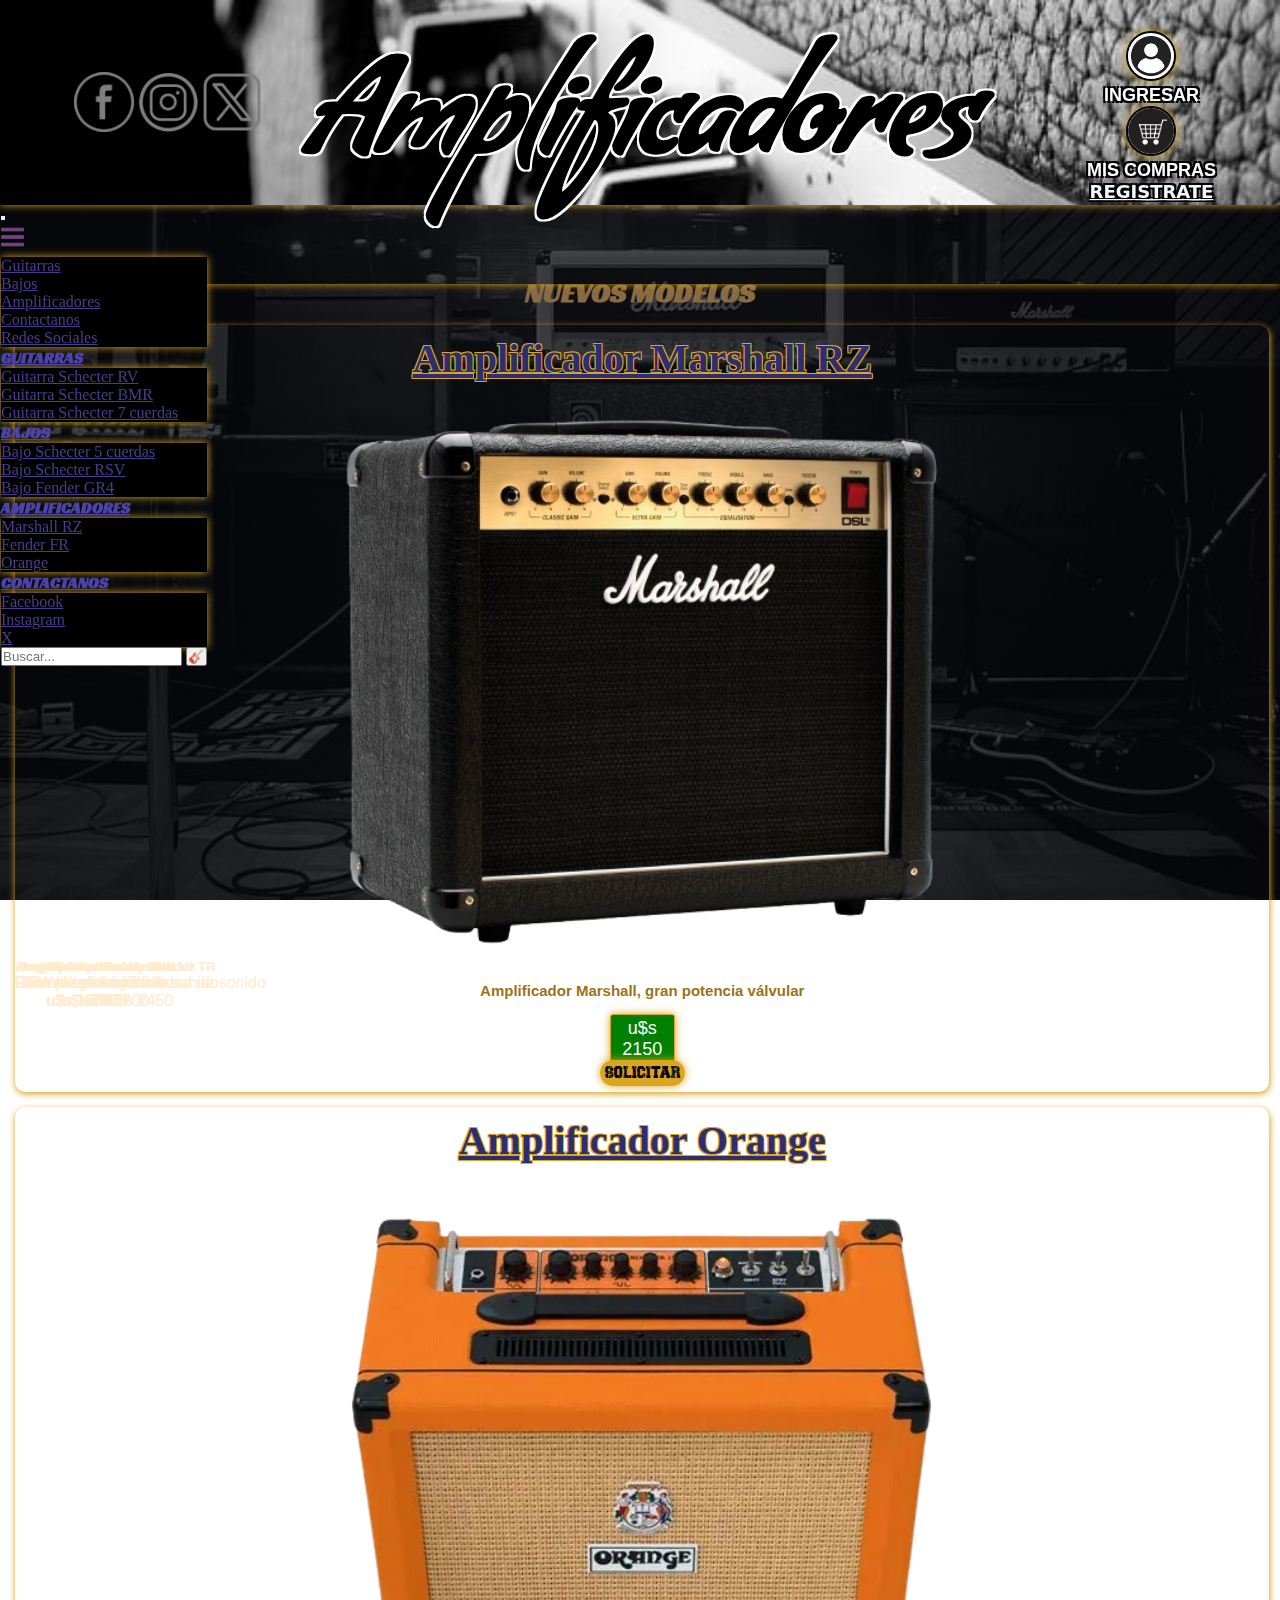
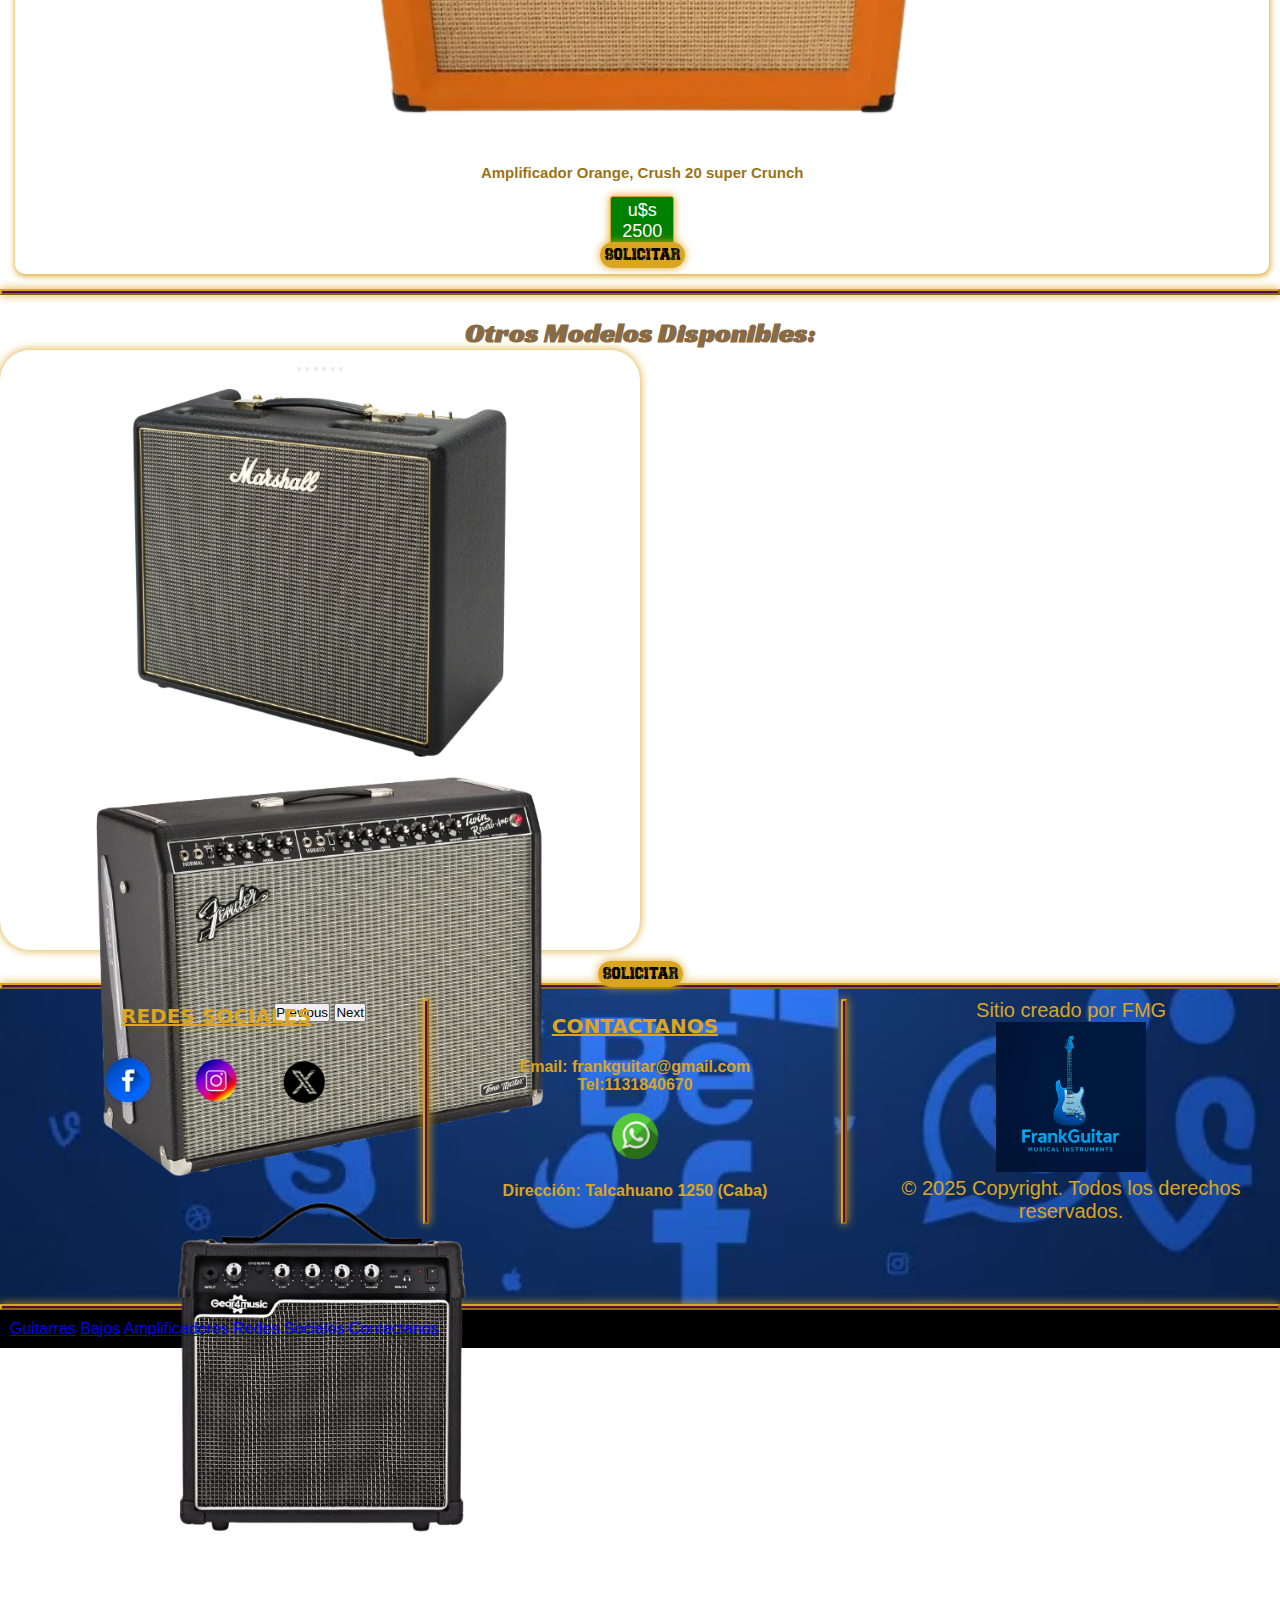
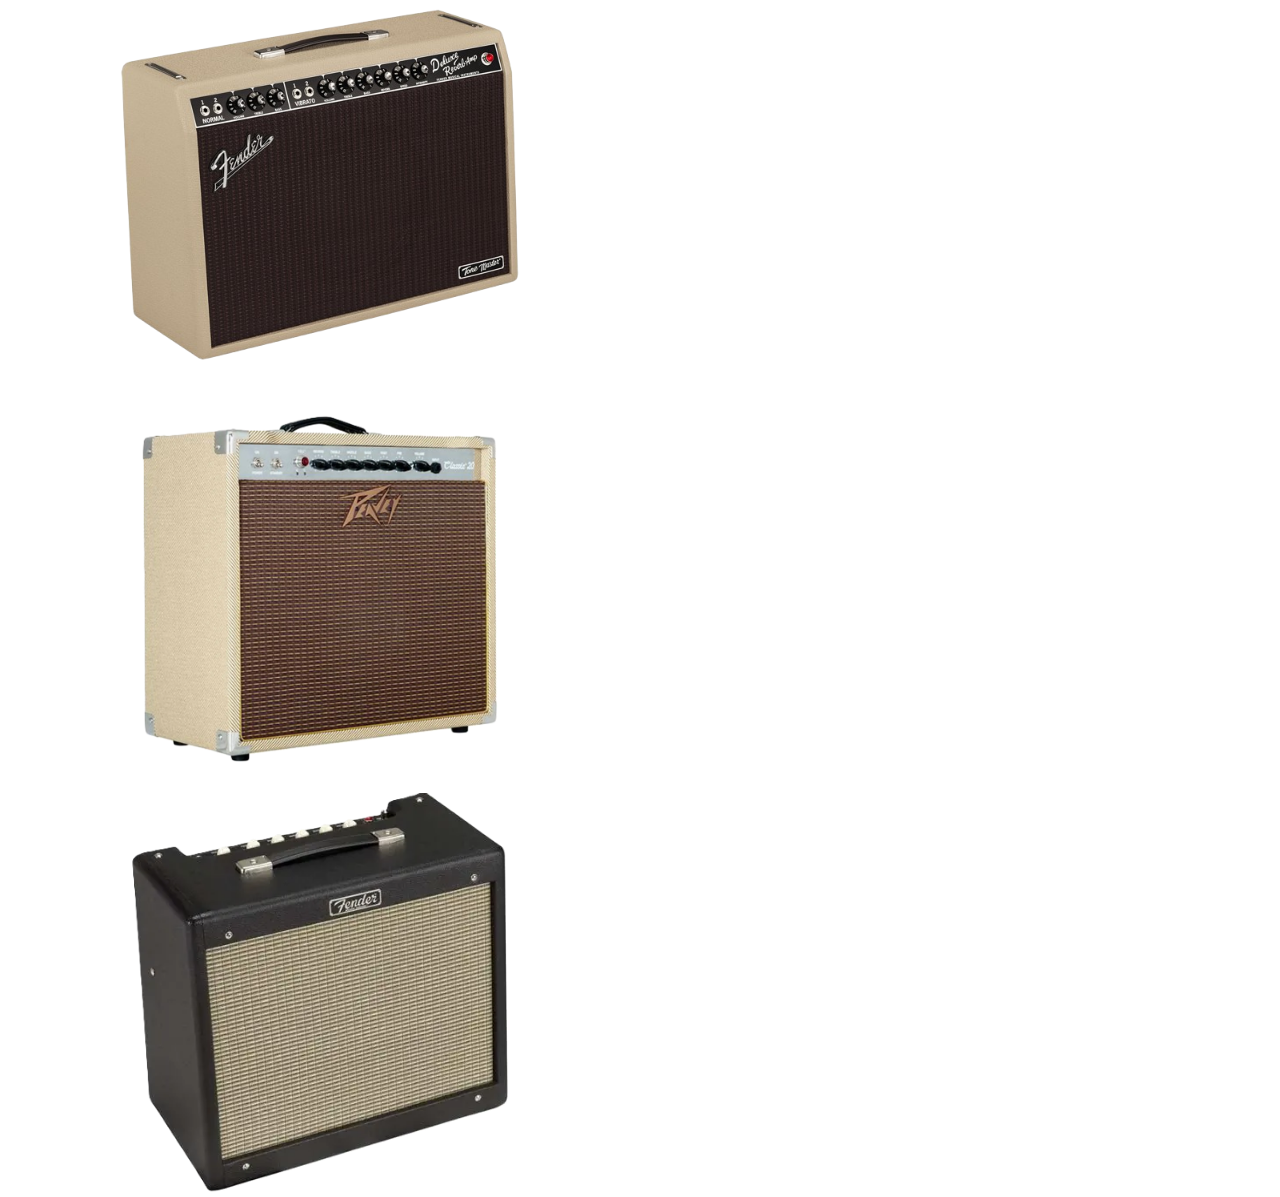
<file: páginas/amplificadores.html>
<!DOCTYPE html>
<html lang="en">
<head>
    <meta charset="UTF-8">
    <meta name="viewport" content="width=device-width, initial-scale=1.0">
    <title>AMPLIFICADORES</title>

    <link href="https://cdn.jsdelivr.net/npm/bootstrap@5.3.8/dist/css/bootstrap.min.css" rel="stylesheet"
    integrity="sha384-sRIl4kxILFvY47J16cr9ZwB07vP4J8+LH7qKQnuqkuIAvNWLzeN8tE5YBujZqJLB" crossorigin="anonymous">
    <link rel="stylesheet" href="../Css/style.css">
</head>
<body>
        <!-- CUERPO DE LA PÁGINA AMPLIFICADORES -->
  <header>
        <div class="contenedor-header">
            <!-- TITULO DE LA PÁGINA -->
            <div class="titulo-empresa-amplificadores">

                <div>
                    <h1 class="nombre-productos-amplificadores">Amplificadores</h1>
                </div>

                <div class="enlaces-redes-logo">
                    <a href="https://www.facebook.com/" target="_blank"><img src="../imagenes/image.png"
                            alt="Logo de Facebook"></a>
                    <a href="https://www.instagram.com/" target="_blank"><img src="../imagenes/image (1).png"
                            alt="Logo de Instagram"></a>
                    <a href="https://x.com/x_corp" target="_blank"><img src="../imagenes/image (2).png" alt="Logo de X"
                            style="color: white;"></a>
                </div>

                 <div class="contenedor-ingreso-compras">
                    <div class="caja-compras">
                        <a href="../páginas/formularioperfil.html" target="_blank"><img src="../imagenes/perfillogo2.jpg "alt="logo perfil" style="border: 2px solid black;"></a>
                        <p class="p-0 m-0 fw-blod">INGRESAR</p>
                        <a href="../páginas/formulariocompras.html" target="_blank"><img src="../imagenes/png-transparent-black-background-shopping-cart-icon.png" alt="carrito vacio" style="border: 2px solid black;"></a>
                        <p class="p-0 m-0 fw-blod">MIS COMPRAS</p>
                        <a href="../páginas/formularioregistroperfil.html" target="_blank"><h3 class="p-1 m-0 fw-blod fs-6">REGISTRATE</h3></a>
                    </div>
                </div>

            </div>


                <!-- Barra principal -->

            <nav class="navbar navbar-expand-lg navbar-dark bg-black barra-principal">
                <div class="container-fluid">
   
                    <button class="navbar-toggler me-2" type="button" data-bs-toggle="collapse"
                        data-bs-target="#navbarPrincipal" aria-controls="navbarPrincipal" aria-expanded="false"
                        aria-label="Toggle navigation">
                        <span class="navbar-toggler-icon"></span>
                    </button>

                

                    <!-- MENÚ -->
                    <div class="collapse navbar-collapse" id="navbarPrincipal">

                        <ul class="navbar-nav me-auto mb-2 mb-lg-0">

                           
                            <li class="nav-item dropdown">
                                <a class="nav-link navbar-brand" href="../index.html">
                                <img src="../imagenes/iniciobarras.png" height="40" alt="Inicio">
                                </a>

                                <ul class="dropdown-menu">
                                    <li><a class="dropdown-item" href="../páginas/guitarras.html">Guitarras</a></li>
                                    <li><a class="dropdown-item" href="../páginas/bajos.html">Bajos</a></li>
                                    <li><a class="dropdown-item" href="../páginas/amplificadores.html">Amplificadores</a>
                                    </li>
                                    <li><a class="dropdown-item" href="../páginas/contactos.html">Contactanos</a></li>
                                    <li><a class="dropdown-item" href="../páginas/redes-sociales.html">Redes Sociales</a>
                                    </li>
                                </ul>
                            </li>

                            <!-- GUITARRAS -->
                            <li class="nav-item dropdown">
                                <a class="nav-link" href="../páginas/guitarras.html">
                                    GUITARRAS
                                </a>
                                <ul class="dropdown-menu">
                                    <li><a class="dropdown-item" href="#">Guitarra Schecter RV</a></li>
                                    <li><a class="dropdown-item" href="#">Guitarra Schecter BMR</a></li>
                                    <li><a class="dropdown-item" href="#">Guitarra Schecter 7 cuerdas</a></li>
                                </ul>
                            </li>

                            <!-- BAJOS -->
                            <li class="nav-item dropdown">
                                <a class="nav-link" href="../páginas/bajos.html">
                                    BAJOS
                                </a>
                                <ul class="dropdown-menu">
                                    <li><a class="dropdown-item" href="#">Bajo Schecter 5 cuerdas</a></li>
                                    <li><a class="dropdown-item" href="#">Bajo Schecter RSV</a></li>
                                    <li><a class="dropdown-item" href="#">Bajo Fender GR4</a></li>
                                </ul>
                            </li>

                            <!-- AMPLIFICADORES -->
                            <li class="nav-item dropdown">
                                <a class="nav-link" href="../páginas/amplificadores.html">
                                    AMPLIFICADORES
                                </a>
                                <ul class="dropdown-menu">
                                    <li><a class="dropdown-item" href="#">Marshall RZ</a></li>
                                    <li><a class="dropdown-item" href="#">Fender FR</a></li>
                                    <li><a class="dropdown-item" href="#">Orange</a></li>
                                </ul>
                            </li>

                            <!-- CONTACTOS -->
                            <li class="nav-item dropdown">
                                <a class="nav-link" href="../páginas/contactos.html">
                                    CONTACTANOS
                                </a>
                                <ul class="dropdown-menu">
                                    <li><a class="dropdown-item" href="https://www.facebook.com/"
                                            target="_blank">Facebook</a></li>
                                    <li><a class="dropdown-item" href="https://www.instagram.com/"
                                            target="_blank">Instagram</a></li>
                                    <li><a class="dropdown-item" href="https://x.com/x_corp" target="_blank">X</a></li>
                                </ul>
                            </li>

                        </ul>

                        <!-- BUSCADOR -->
                        <form class="d-flex" role="search">
                            <input class="form-control me-2" type="search" placeholder="Buscar...">
                            <button class="btn btn-outline-success" type="submit">🎸</button>
                        </form>

                    </div>
                </div>
            </nav>

        </div>
</header>
    

<!-- SEGFUNDA PARTE DEL CUERPO -->
<main>
    <div class="ampli-fondo">

            <div>
                <h3 class="titulos-promo">NUEVOS MODELOS</h3>
            </div>
    

            <section class="contenedor-productos-guitarras">

                    <div class="card caja-producto-amplificador">
                        <h4 class="card-title subtitulos-promo">Amplificador Marshall RZ</h4>
                        <img class="imagen-guitarra card-img-top" src="../imagenes/ampli2.png"
                            alt="imagen de amplificador Marshall rz">

                        <div class="card-body">
                            <h5 class="card-text fs-3">Amplificador Marshall, gran potencia válvular </h5>
                            <p class="card-text precio">u$s 2150</p>
                            <a href="./formulariocompras.html" target="_blank" class="btn btn-primary">Solicitar</a>
                        </div>
                    </div>

                    <div class="card caja-producto-amplificador">
                        <h4 class="card-title subtitulos-promo">Amplificador Orange</h4>
                        <img class="imagen-guitarra card-img-top" src="../imagenes/ampli6.png"
                            alt="imagen de amplificador orange">

                        <div class="card-body">
                            <h5 class="card-text fs-3">Amplificador Orange, Crush 20 super Crunch</h5>
                            <p class="card-text precio">u$s 2500</p>
                            <a href="./formulariocompras.html" target="_blank" class="btn btn-primary">Solicitar</a>
                        </div>
                    </div>
                    
            </section>

            <div class="hr-linea"></div>
            <!-- Carrusel de imagenes -->
            <section class="bg-transparent">
                <h3 class="titulos-promo">Otros Modelos Disponibles:</h3>

                <div id="carouselExampleFade" class="carousel slide carousel-fade carrusel">
                    <div class="carousel-indicators">
                        <button type="button" data-bs-target="#carouselExampleCaptions" data-bs-slide-to="0"
                            class="active" aria-current="true" aria-label="Slide 1"></button>
                        <button type="button" data-bs-target="#carouselExampleCaptions" data-bs-slide-to="1"
                            aria-label="Slide 2"></button>
                        <button type="button" data-bs-target="#carouselExampleCaptions" data-bs-slide-to="2"
                            aria-label="Slide 3"></button>
                        <button type="button" data-bs-target="#carouselExampleCaptions" data-bs-slide-to="3"
                            aria-label="Slide 4"></button>
                        <button type="button" data-bs-target="#carouselExampleCaptions" data-bs-slide-to="4"
                            aria-label="Slide 5"></button>
                        <button type="button" data-bs-target="#carouselExampleCaptions" data-bs-slide-to="5"
                            aria-label="Slide 6"></button>
                    </div>


                    <div class="carousel-inner p-5 caja-carrusel">
                        <div class="carousel-item active">
                            <img src="../imagenes/ampli5.png" alt="imagen ampli5">
                            <div class="carousel-caption d-none d-md-block">
                                <h5>Amplificador Marshall Uk</h5>
                                <p>Potencia y calidad de sonido</p>
                                <p>u$s 2600</p>
                            </div>
                        </div>
                        <div class="carousel-item">
                            <img src="../imagenes/ampli3.png" alt="imagen ampli3">
                            <div class="carousel-caption d-none d-md-block">
                                <h5>Amplificador Fender TR</h5>
                                <p>Gran potencia y fidelidad de sonido</p>
                                <p>u$s 2450</p>
                            </div>
                        </div>
                        <div class="carousel-item">
                            <img src="../imagenes/ampli1.png" alt="imagen ampli3">
                            <div class="carousel-caption d-none d-md-block">
                                <h5>Amplificador Gear4 </h5>
                                <p>Gran ecualización</p>
                                <p>u$s 1900</p>
                            </div>
                        </div>
                        <div class="carousel-item">
                            <img src="../imagenes/ampli8.png" alt="imagen ampli8">
                            <div class="carousel-caption d-none d-md-block">
                                <h5>Amplificador Fender Fd</h5>
                                <p>Gran potencia válvular</p>
                                <p>u$s 2420</p>
                            </div>
                        </div>
                        <div class="carousel-item">
                            <img src="../imagenes/ampli10.png" alt="imagen ampli10">
                            <div class="carousel-caption d-none d-md-block">
                                <h5>Amplificador Peavey</h5>
                                <p>40W de potencia</p>
                                <p>u$s 1850</p>
                            </div>
                        </div>
                        <div class="carousel-item">
                            <img src="../imagenes/ampli13.png" alt="imagen ampli13">
                            <div class="carousel-caption d-none d-md-block">
                                <h5>Amplificador Fender 30W</h5>
                                <p>Fidelidad de sonido</p>
                                <p>u$s 2030</p>
                            </div>
                        </div>


                    </div>
                    <button class="carousel-control-prev" type="button" data-bs-target="#carouselExampleFade"
                        data-bs-slide="prev">
                        <span class="carousel-control-prev-icon" aria-hidden="true"></span>
                        <span class="visually-hidden">Previous</span>
                    </button>
                    <button class="carousel-control-next" type="button" data-bs-target="#carouselExampleFade"
                        data-bs-slide="next">
                        <span class="carousel-control-next-icon" aria-hidden="true"></span>
                        <span class="visually-hidden">Next</span>
                    </button>
                </div>
                <a class="boton-compra" href="./formulariocompras.html" target="_blank" class="btn btn-primary">Solicitar</a>
            </section>

            
        </div>

</main>


    <div class="hr-linea"></div>

       <!-- TERCERA PARTE DEL CUERPO / FOOTER -->
       <footer>
        <div class="contenedor-footer">

            <div class="caja-redes">

                <h3><a class="titulos-redes" href="redes-sociales.html">REDES SOCIALES</a></h3>

                <ul>

                    <a href="https://www.facebook.com/" target="_blank"><img class="imagen-redes"
                            src="../imagenes/facebook_108044 (1).png" alt="Logo de Facebook"></a>
                    <a href="https://www.instagram.com/" target="_blank"><img class="imagen-redes"
                            src="../imagenes/instagram_108043.png" alt="Logo de Instagram"></a>
                    <a href="https://x.com/x_corp" target="_blank"><img class="imagen-redes"
                            src="../imagenes/xlogo-removebg-preview.png" alt="Logo de X"></a>
                </ul>

            </div>
            <div class="hr-linea"></div>
            <div class="caja-redes">
                <div>
                    <h3 class="titulos-redes">CONTACTANOS</h3>
                    <ul>
                        <li>Email: frankguitar@gmail.com</li>
                        <li>Tel:1131840670</li><img src="../imagenes/whatsapp_logo_icon_154480.png" alt="logo whatsapp">
                        <li>Dirección: Talcahuano 1250 (Caba)</li>
                    </ul>

                </div>

            </div>

            <div class="hr-linea"></div>

            <div class="caja-redes-logo">
                <ul>
                    <p>Sitio creado por FMG</p>    
                    <img src="../imagenes/logo.png" alt="imagen del logo">
                    <p>© 2025 Copyright. Todos los derechos reservados.</p>
                </ul>

            </div>
        </div>
    </footer>

<div class="hr-linea"></div>

            <Nav class="fila-final">
                <a href="../páginas/guitarras.html">Guitarras</a></li>
                <a href="../páginas/bajos.html">Bajos</a></li>
                <a href="../páginas/amplificadores.html">Amplificadores</a></li>
                <a href="../páginas/redes-sociales.html">Redes Sociales</a></li>
                <a href="../páginas/contactos.html">Contactanos</a></li>
            </Nav> 
    <script src="https://cdn.jsdelivr.net/npm/bootstrap@5.3.8/dist/js/bootstrap.bundle.min.js"
        integrity="sha384-FKyoEForCGlyvwx9Hj09JcYn3nv7wiPVlz7YYwJrWVcXK/BmnVDxM+D2scQbITxI"
        crossorigin="anonymous"></script>
    <script>
        let lastScroll = 0;
        const header = document.querySelector("header");

        window.addEventListener("scroll", () => {
            const currentScroll = window.pageYOffset;

            if (currentScroll > lastScroll) {
                // Bajando → ocultar
                header.classList.add("header-hidden");
            } else {
                // Subiendo → mostrar
                header.classList.remove("header-hidden");
            }

            lastScroll = currentScroll;
        });
    </script>
</body>
</html>
</file>
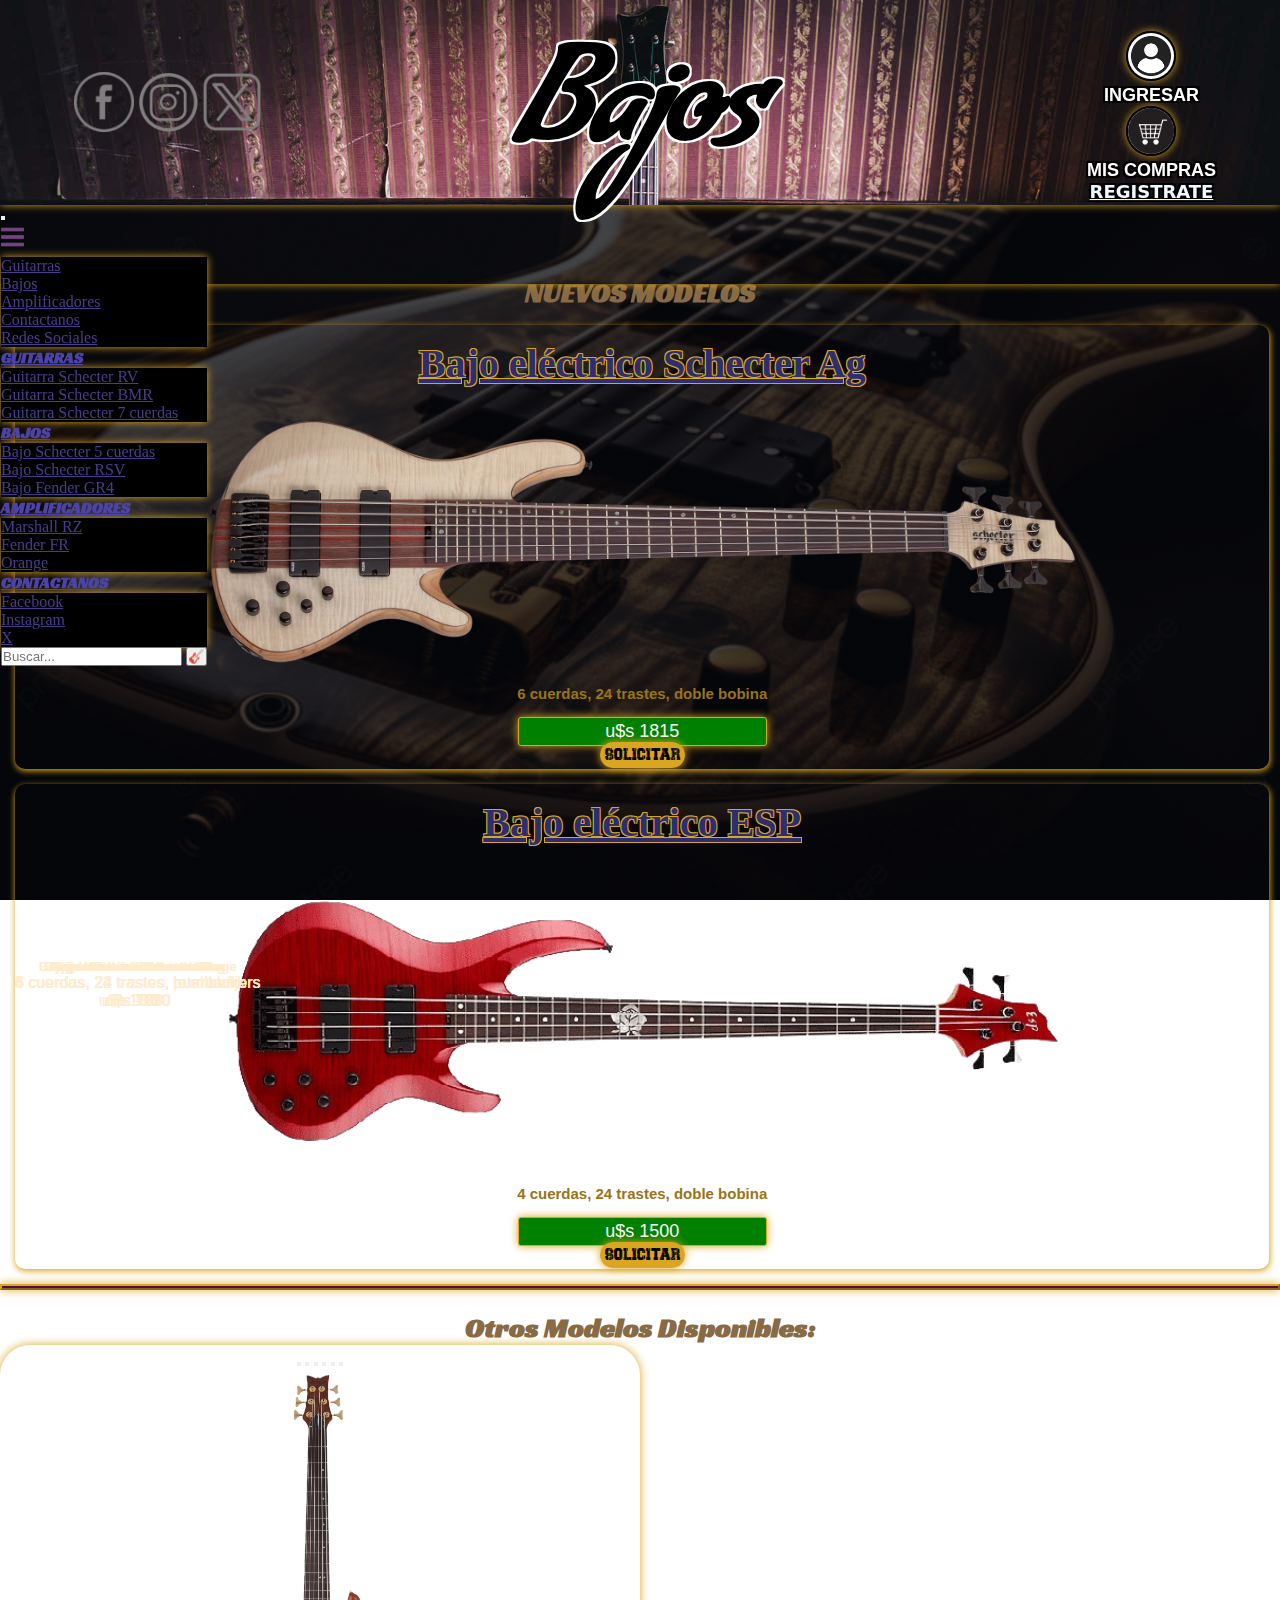
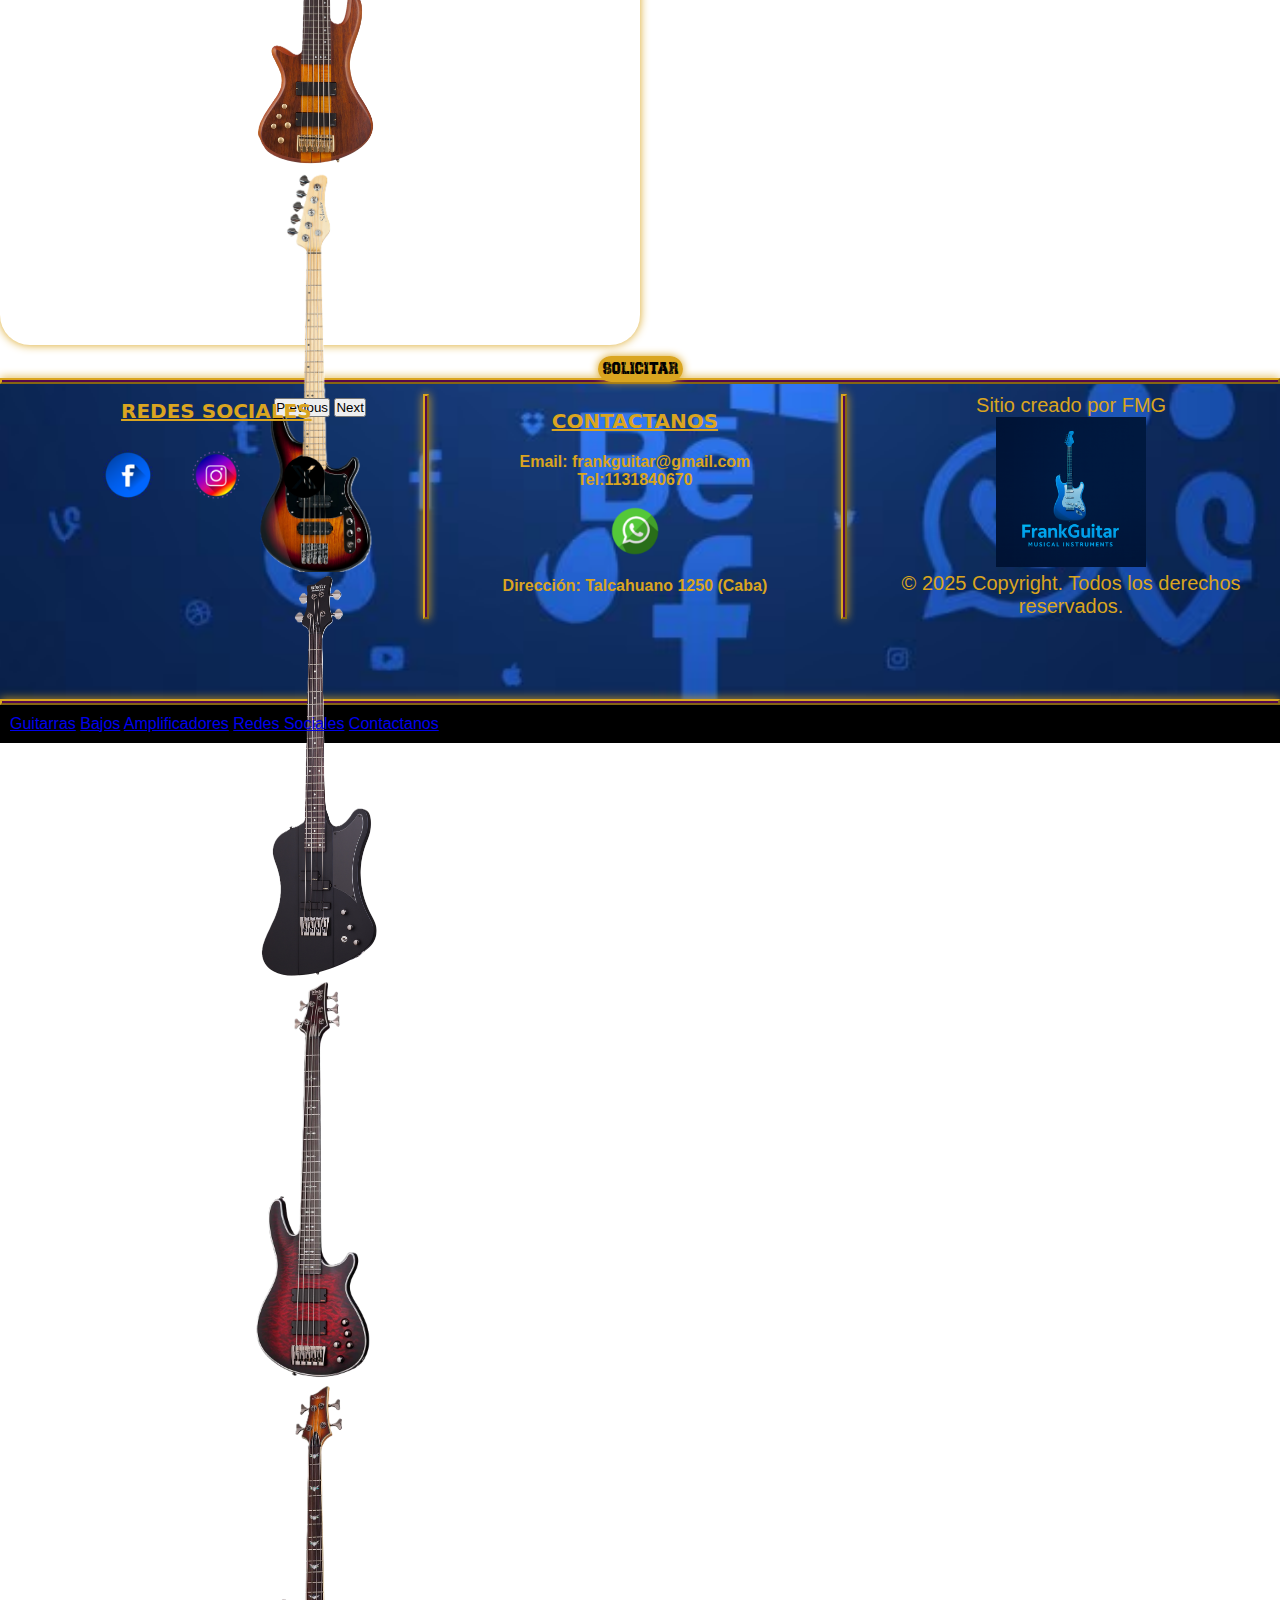
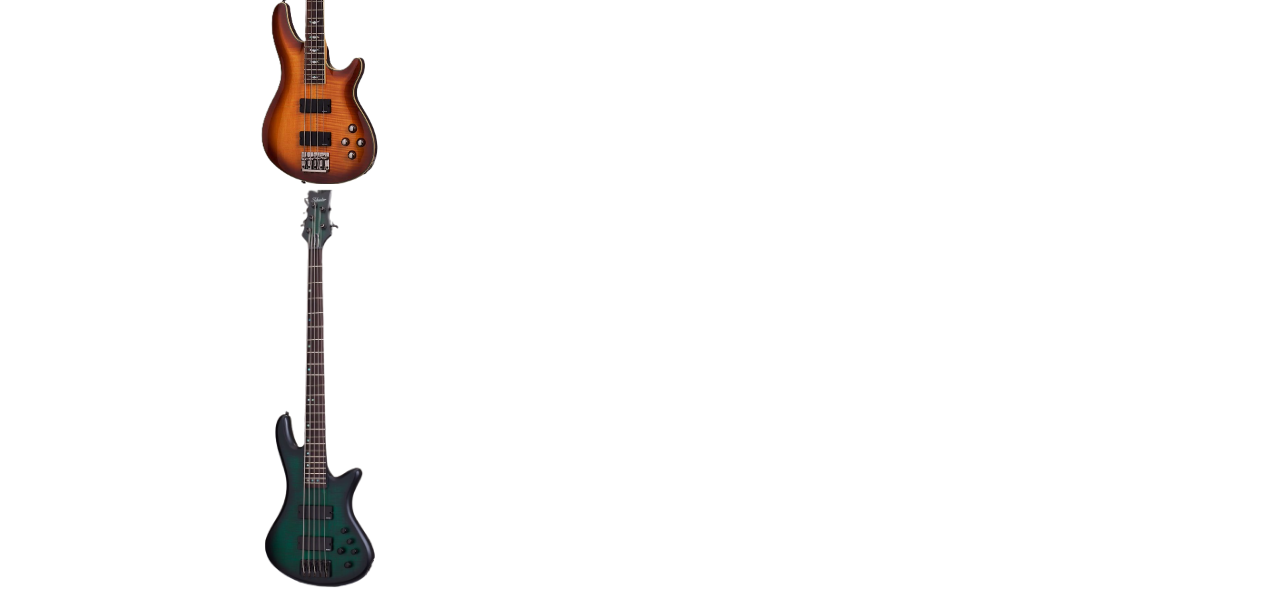
<file: páginas/bajos.html>
<!DOCTYPE html>
<html lang="en">

<head>
    <meta charset="UTF-8">
    <meta name="viewport" content="width=device-width, initial-scale=1.0">
    <title>Bajos</title>

    <link href="https://cdn.jsdelivr.net/npm/bootstrap@5.3.8/dist/css/bootstrap.min.css" rel="stylesheet"
        integrity="sha384-sRIl4kxILFvY47J16cr9ZwB07vP4J8+LH7qKQnuqkuIAvNWLzeN8tE5YBujZqJLB" crossorigin="anonymous">
    <link rel="stylesheet" href="../Css/style.css">

</head>

<!-- CUERPO DE LA PÁGINA BAJOS-->

<body>

    <header>

        <div class="contenedor-header">
            <!-- TITULO DE LA PÁGINA -->
            <div class="titulo-empresa-bajos">

                <div>
                    <h1 class="nombre-productos-bajos">Bajos</h1>
                </div>

                <div class="enlaces-redes-logo">
                    <a href="https://www.facebook.com/" target="_blank"><img src="../imagenes/image.png"
                            alt="Logo de Facebook"></a>
                    <a href="https://www.instagram.com/" target="_blank"><img src="../imagenes/image (1).png"
                            alt="Logo de Instagram"></a>
                    <a href="https://x.com/x_corp" target="_blank"><img src="../imagenes/image (2).png" alt="Logo de X"
                            style="color: white;"></a>
                </div>

                <div class="contenedor-ingreso-compras">
                    <div class="caja-compras">
                        <a href="../páginas/formularioperfil.html" target="_blank"><img
                                src="../imagenes/perfillogo2.jpg " alt="logo perfil"
                                style="border: 2px solid black;"></a>
                        <p class="p-0 m-0 fw-blod">INGRESAR</p>
                        <a href="../páginas/formulariocompras.html" target="_blank"><img
                                src="../imagenes/png-transparent-black-background-shopping-cart-icon.png"
                                alt="carrito vacio" style="border: 2px solid black;"></a>
                        <p class="p-0 m-0 fw-blod">MIS COMPRAS</p>
                        <a href="../páginas/formularioregistroperfil.html" target="_blank">
                            <h3 class="p-1 m-0 fw-blod fs-6">REGISTRATE</h3>
                        </a>
                    </div>
                </div>

            </div>



                  <!-- Barra principal -->

            <nav class="navbar navbar-expand-lg navbar-dark bg-black barra-principal">
                <div class="container-fluid">
   
                    <button class="navbar-toggler me-2" type="button" data-bs-toggle="collapse"
                        data-bs-target="#navbarPrincipal" aria-controls="navbarPrincipal" aria-expanded="false"
                        aria-label="Toggle navigation">
                        <span class="navbar-toggler-icon"></span>
                    </button>

                

                    <!-- MENÚ -->
                    <div class="collapse navbar-collapse" id="navbarPrincipal">

                        <ul class="navbar-nav me-auto mb-2 mb-lg-0">

                           
                            <li class="nav-item dropdown">
                                <a class="nav-link navbar-brand" href="../index.html">
                                <img src="../imagenes/iniciobarras.png" height="40" alt="Inicio">
                                </a>

                                <ul class="dropdown-menu">
                                    <li><a class="dropdown-item" href="../páginas/guitarras.html">Guitarras</a></li>
                                    <li><a class="dropdown-item" href="../páginas/bajos.html">Bajos</a></li>
                                    <li><a class="dropdown-item" href="../páginas/amplificadores.html">Amplificadores</a>
                                    </li>
                                    <li><a class="dropdown-item" href="../páginas/contactos.html">Contactanos</a></li>
                                    <li><a class="dropdown-item" href="../páginas/redes-sociales.html">Redes Sociales</a>
                                    </li>
                                </ul>
                            </li>

                            <!-- GUITARRAS -->
                            <li class="nav-item dropdown">
                                <a class="nav-link" href="../páginas/guitarras.html">
                                    GUITARRAS
                                </a>
                                <ul class="dropdown-menu">
                                    <li><a class="dropdown-item" href="#">Guitarra Schecter RV</a></li>
                                    <li><a class="dropdown-item" href="#">Guitarra Schecter BMR</a></li>
                                    <li><a class="dropdown-item" href="#">Guitarra Schecter 7 cuerdas</a></li>
                                </ul>
                            </li>

                            <!-- BAJOS -->
                            <li class="nav-item dropdown">
                                <a class="nav-link" href="../páginas/bajos.html">
                                    BAJOS
                                </a>
                                <ul class="dropdown-menu">
                                    <li><a class="dropdown-item" href="#">Bajo Schecter 5 cuerdas</a></li>
                                    <li><a class="dropdown-item" href="#">Bajo Schecter RSV</a></li>
                                    <li><a class="dropdown-item" href="#">Bajo Fender GR4</a></li>
                                </ul>
                            </li>

                            <!-- AMPLIFICADORES -->
                            <li class="nav-item dropdown">
                                <a class="nav-link" href="../páginas/amplificadores.html">
                                    AMPLIFICADORES
                                </a>
                                <ul class="dropdown-menu">
                                    <li><a class="dropdown-item" href="#">Marshall RZ</a></li>
                                    <li><a class="dropdown-item" href="#">Fender FR</a></li>
                                    <li><a class="dropdown-item" href="#">Orange</a></li>
                                </ul>
                            </li>

                            <!-- CONTACTOS -->
                            <li class="nav-item dropdown">
                                <a class="nav-link" href="../páginas/contactos.html">
                                    CONTACTANOS
                                </a>
                                <ul class="dropdown-menu">
                                    <li><a class="dropdown-item" href="https://www.facebook.com/"
                                            target="_blank">Facebook</a></li>
                                    <li><a class="dropdown-item" href="https://www.instagram.com/"
                                            target="_blank">Instagram</a></li>
                                    <li><a class="dropdown-item" href="https://x.com/x_corp" target="_blank">X</a></li>
                                </ul>
                            </li>

                        </ul>

                        <!-- BUSCADOR -->
                        <form class="d-flex" role="search">
                            <input class="form-control me-2" type="search" placeholder="Buscar...">
                            <button class="btn btn-outline-success" type="submit">🎸</button>
                        </form>

                    </div>
                </div>
            </nav>

        </div>
    </header>


    <!-- SEGUNDA PARTE DEL CUERPO -->
    <main>
        <div class="bajos-fondo">
            <div>
                <h3 class="titulos-promo">NUEVOS MODELOS</h3>
            </div>

            <section class="contenedor-productos-guitarras">

                    <div class="card caja-producto-guitarra">
                        <h4 class="card-title subtitulos-promo">Bajo eléctrico Schecter Ag</h4>
                        <img class="imagen-guitarra card-img-top" src="../imagenes/bajosnuevos.avif"
                            alt="bajosschecter5">

                        <div class="card-body">
                            <h5 class="card-text fs-3">6 cuerdas, 24 trastes, doble bobina</h5>
                            <p class="card-text precio">u$s 1815</p>
                            <a href="./formulariocompras.html" target="_blank" class="btn btn-primary">Solicitar</a>
                        </div>
                    </div>

                    <div class="card caja-producto-guitarra">
                        <h4 class="card-title subtitulos-promo">Bajo eléctrico ESP</h4>
                        <img class="imagen-guitarra card-img-top" src="../imagenes/bajos4 .png"
                            alt="bajosschecter5">

                        <div class="card-body">
                            <h5 class="card-text fs-3">4 cuerdas, 24 trastes, doble bobina</h5>
                            <p class="card-text precio">u$s 1500</p>
                            <a href="./formulariocompras.html" target="_blank" class="btn btn-primary">Solicitar</a>
                        </div>
                    </div>

            </section>


            <div class="hr-linea"></div>

            <!-- Carrusel de imagenes -->
            <section class="bg-transparent">
                <h3 class="titulos-promo">Otros Modelos Disponibles:</h3>

                <div id="carouselExampleFade" class="carousel slide carousel-fade carrusel">
                    <div class="carousel-indicators">
                        <button type="button" data-bs-target="#carouselExampleCaptions" data-bs-slide-to="0"
                            class="active" aria-current="true" aria-label="Slide 1"></button>
                        <button type="button" data-bs-target="#carouselExampleCaptions" data-bs-slide-to="1"
                            aria-label="Slide 2"></button>
                        <button type="button" data-bs-target="#carouselExampleCaptions" data-bs-slide-to="2"
                            aria-label="Slide 3"></button>
                        <button type="button" data-bs-target="#carouselExampleCaptions" data-bs-slide-to="3"
                            aria-label="Slide 4"></button>
                        <button type="button" data-bs-target="#carouselExampleCaptions" data-bs-slide-to="4"
                            aria-label="Slide 5"></button>
                        <button type="button" data-bs-target="#carouselExampleCaptions" data-bs-slide-to="5"
                            aria-label="Slide 6"></button>
                    </div>


                    <div class="carousel-inner p-5 caja-carrusel">
                        <div class="carousel-item active">
                            <img src="../imagenes/bajos21.png" alt="imagen de bajo 21">
                            <div class="carousel-caption d-none d-md-block">
                                <h5>Bajo eléctrico Schecter Bn</h5>
                                <p>6 cuerdas, 24 trastes, humbuckers</p>
                                <p>u$s 1210</p>
                            </div>
                        </div>
                        <div class="carousel-item">
                            <img src="../imagenes/bajos20.png"alt="imagen de bajo 20">
                            <div class="carousel-caption d-none d-md-block">
                                <h5>Bajo eléctrico Schecter Bt</h5>
                                <p>5 cuerdas, 22 trastes, puente fijo</p>
                                <p>u$s 1100</p>
                            </div>
                        </div>
                        <div class="carousel-item">
                            <img src="../imagenes/bajos22.png" alt="imagen de bajo 22">
                            <div class="carousel-caption d-none d-md-block">
                                <h5>Bajo eléctrico Schecter Bm</h5>
                                <p>4 cuerdas, 24 trastes, total black</p>
                                <p>u$s 950</p>
                            </div>
                        </div>
                        <div class="carousel-item">
                            <img src="../imagenes/bajos23.png" alt="imagen de bajo 23">
                            <div class="carousel-caption d-none d-md-block">
                                <h5>Bajo eléctrico Schecter Fm</h5>
                                <p>5 cuerdas, 24 trastes, humbuckers</p>
                                <p>u$s 1050</p>
                            </div>
                        </div>
                        <div class="carousel-item">
                            <img src="../imagenes/bajos24.png" alt="imagen de bajo 24">
                            <div class="carousel-caption d-none d-md-block">
                                <h5>Bajo eléctrico Schecter Vintage</h5>
                                <p>4 cuerdas, 24 trastes, humbuckers</p>
                                <p>u$s 1120</p>
                            </div>
                        </div>
                        <div class="carousel-item">
                            <img src="../imagenes/bajos27.png" alt="imagen de bajo 27">
                            <div class="carousel-caption d-none d-md-block">
                                <h5>Bajo eléctrico Schecter Vhg</h5>
                                <p>5 cuerdas, 24 trastes, humbuckers</p>
                                <p>u$s 1320</p>
                            </div>
                        </div>


                    </div>
                    <button class="carousel-control-prev" type="button" data-bs-target="#carouselExampleFade"
                        data-bs-slide="prev">
                        <span class="carousel-control-prev-icon" aria-hidden="true"></span>
                        <span class="visually-hidden">Previous</span>
                    </button>
                    <button class="carousel-control-next" type="button" data-bs-target="#carouselExampleFade"
                        data-bs-slide="next">
                        <span class="carousel-control-next-icon" aria-hidden="true"></span>
                        <span class="visually-hidden">Next</span>
                    </button>
                </div>
                <a class="boton-compra" href="./formulariocompras.html" target="_blank" class="btn btn-primary">Solicitar</a>
            </section>



        </div>


        <div class="hr-linea"></div>


    </main>

    <!-- TERCERA PARTE DEL CUERPO / FOOTER -->
    <footer>
        <div class="contenedor-footer">

            <div class="caja-redes">

                <h3><a class="titulos-redes" href="redes-sociales.html">REDES SOCIALES</a></h3>

                <ul>

                    <a href="https://www.facebook.com/" target="_blank"><img class="imagen-redes"
                            src="../imagenes/facebook_108044 (1).png" alt="Logo de Facebook"></a>
                    <a href="https://www.instagram.com/" target="_blank"><img class="imagen-redes"
                            src="../imagenes/instagram_108043.png" alt="Logo de Instagram"></a>
                    <a href="https://x.com/x_corp" target="_blank"><img class="imagen-redes"
                            src="../imagenes/xlogo-removebg-preview.png" alt="Logo de X"></a>
                </ul>

            </div>
            <div class="hr-linea"></div>
            <div class="caja-redes">
                <div>
                    <h3 class="titulos-redes">CONTACTANOS</h3>
                    <ul>
                        <li>Email: frankguitar@gmail.com</li>
                        <li>Tel:1131840670</li><img src="../imagenes/whatsapp_logo_icon_154480.png" alt="logo whatsapp">
                        <li>Dirección: Talcahuano 1250 (Caba)</li>
                    </ul>

                </div>

            </div>

            <div class="hr-linea"></div>

            <div class="caja-redes-logo">
                <ul>
                    <p>Sitio creado por FMG</p>
                    <img src="../imagenes/logo.png" alt="imagen del logo">
                    <p>© 2025 Copyright. Todos los derechos reservados.</p>
                </ul>

            </div>
        </div>
    </footer>


    <div class="hr-linea"></div>

    <Nav class="fila-final">
        <a href="../páginas/guitarras.html">Guitarras</a></li>
        <a href="../páginas/bajos.html">Bajos</a></li>
        <a href="../páginas/amplificadores.html">Amplificadores</a></li>
        <a href="../páginas/redes-sociales.html">Redes Sociales</a></li>
        <a href="../páginas/contactos.html">Contactanos</a></li>
    </Nav>

    <script src="https://cdn.jsdelivr.net/npm/bootstrap@5.3.8/dist/js/bootstrap.bundle.min.js"
        integrity="sha384-FKyoEForCGlyvwx9Hj09JcYn3nv7wiPVlz7YYwJrWVcXK/BmnVDxM+D2scQbITxI"
        crossorigin="anonymous"></script>
    <script>
        let lastScroll = 0;
        const header = document.querySelector("header");

        window.addEventListener("scroll", () => {
            const currentScroll = window.pageYOffset;

            if (currentScroll > lastScroll) {
                // Bajando → ocultar
                header.classList.add("header-hidden");
            } else {
                // Subiendo → mostrar
                header.classList.remove("header-hidden");
            }

            lastScroll = currentScroll;
        });
    </script>
</body>

</html>
</file>
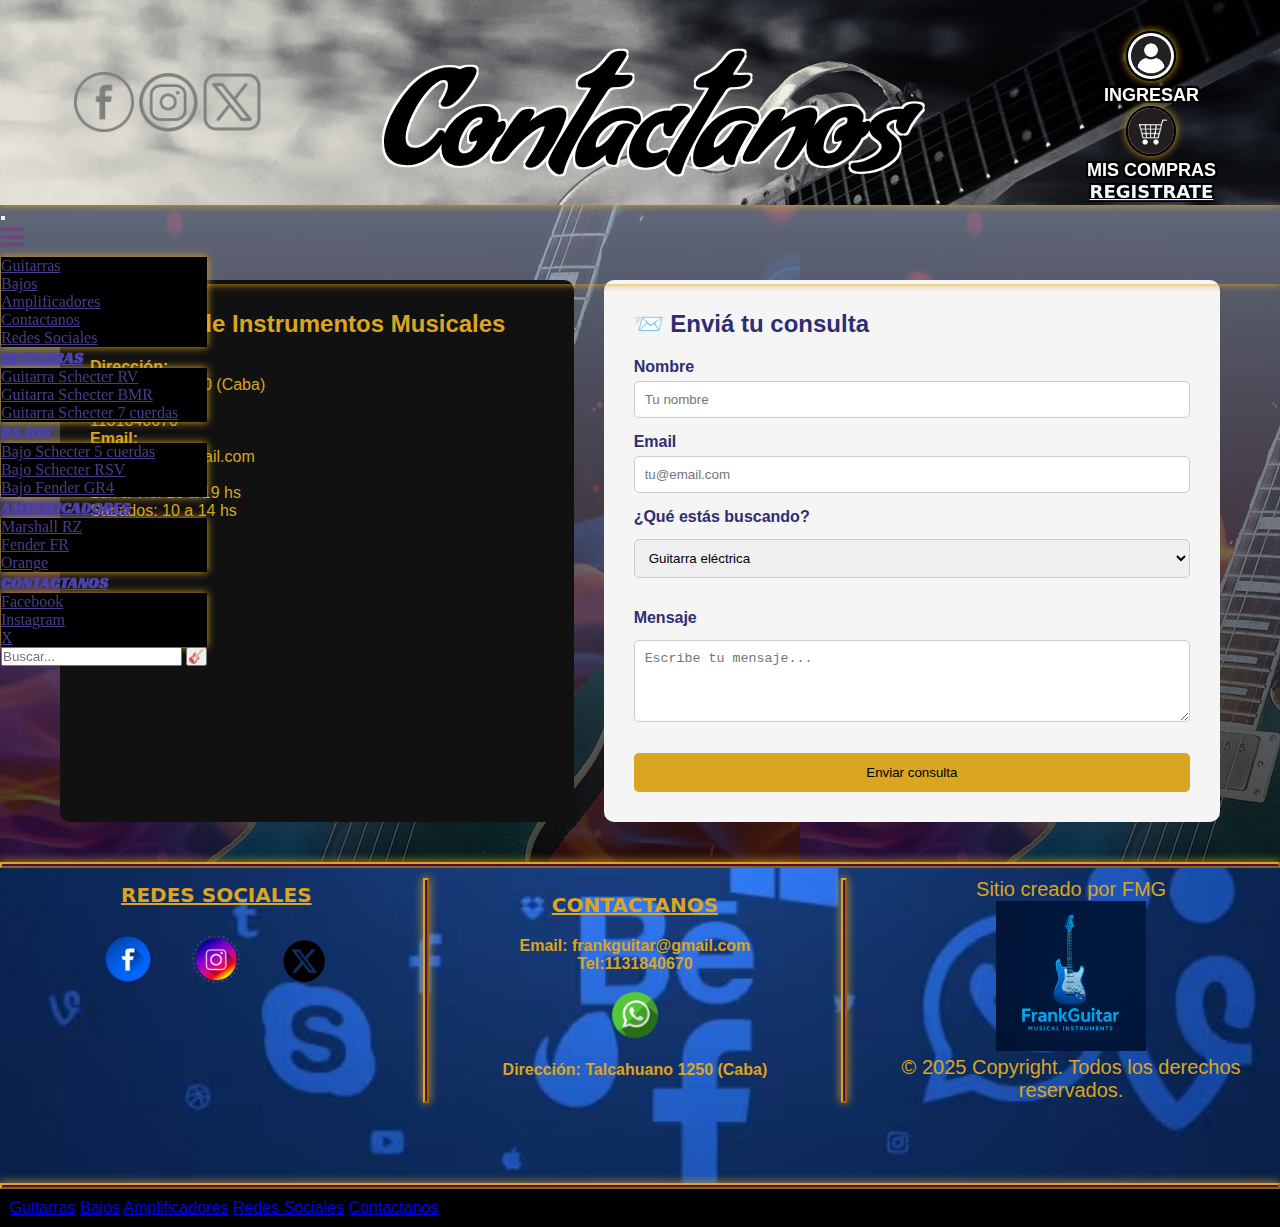
<file: páginas/contactos.html>
<!DOCTYPE html>
<html lang="en">

<head>
    <meta charset="UTF-8">
    <meta name="viewport" content="width=device-width, initial-scale=1.0">
    <title>CONTACTANOS</title>

    <link href="https://cdn.jsdelivr.net/npm/bootstrap@5.3.8/dist/css/bootstrap.min.css" rel="stylesheet"
        integrity="sha384-sRIl4kxILFvY47J16cr9ZwB07vP4J8+LH7qKQnuqkuIAvNWLzeN8tE5YBujZqJLB" crossorigin="anonymous">
    <link rel="stylesheet" href="../Css/style.css">

</head>

<body>

    <!-- CUERPO DE LA PÁGINA Contactanos -->

    <header>
        <div class="contenedor-header">
            <!-- TITULO DE LA PÁGINA -->
            <div class="titulo-empresa-contactanos">

                <div>
                    <h1 class="nombre-productos-guitarras">Contactanos</h1>
                </div>

                <div class="enlaces-redes-logo">
                    <a href="https://www.facebook.com/" target="_blank"><img src="../imagenes/image.png"
                            alt="Logo de Facebook"></a>
                    <a href="https://www.instagram.com/" target="_blank"><img src="../imagenes/image (1).png"
                            alt="Logo de Instagram"></a>
                    <a href="https://x.com/x_corp" target="_blank"><img src="../imagenes/image (2).png" alt="Logo de X"
                            style="color: white;"></a>
                </div>

                <div class="contenedor-ingreso-compras">
                    <div class="caja-compras">
                        <a href="../páginas/formularioperfil.html" target="_blank"><img
                                src="../imagenes/perfillogo2.jpg " alt="logo perfil"
                                style="border: 2px solid black;"></a>
                        <p class="p-0 m-0 fw-blod">INGRESAR</p>
                        <a href="../páginas/formulariocompras.html" target="_blank"><img
                                src="../imagenes/png-transparent-black-background-shopping-cart-icon.png"
                                alt="carrito vacio" style="border: 2px solid black;"></a>
                        <p class="p-0 m-0 fw-blod">MIS COMPRAS</p>
                        <a href="../páginas/formularioregistroperfil.html" target="_blank">
                            <h3 class="p-1 m-0 fw-blod fs-6">REGISTRATE</h3>
                        </a>
                    </div>
                </div>

            </div>
            <!-- Barra principal -->

            <nav class="navbar navbar-expand-lg navbar-dark bg-black barra-principal">
                <div class="container-fluid">
   
                    <button class="navbar-toggler me-2" type="button" data-bs-toggle="collapse"
                        data-bs-target="#navbarPrincipal" aria-controls="navbarPrincipal" aria-expanded="false"
                        aria-label="Toggle navigation">
                        <span class="navbar-toggler-icon"></span>
                    </button>

                

                    <!-- MENÚ -->
                    <div class="collapse navbar-collapse" id="navbarPrincipal">

                        <ul class="navbar-nav me-auto mb-2 mb-lg-0">

                           
                            <li class="nav-item dropdown">
                                <a class="nav-link navbar-brand" href="../index.html">
                                <img src="../imagenes/iniciobarras.png" height="40" alt="Inicio">
                                </a>

                                <ul class="dropdown-menu">
                                    <li><a class="dropdown-item" href="../páginas/guitarras.html">Guitarras</a></li>
                                    <li><a class="dropdown-item" href="../páginas/bajos.html">Bajos</a></li>
                                    <li><a class="dropdown-item" href="../páginas/amplificadores.html">Amplificadores</a>
                                    </li>
                                    <li><a class="dropdown-item" href="../páginas/contactos.html">Contactanos</a></li>
                                    <li><a class="dropdown-item" href="../páginas/redes-sociales.html">Redes Sociales</a>
                                    </li>
                                </ul>
                            </li>

                            <!-- GUITARRAS -->
                            <li class="nav-item dropdown">
                                <a class="nav-link" href="../páginas/guitarras.html">
                                    GUITARRAS
                                </a>
                                <ul class="dropdown-menu">
                                    <li><a class="dropdown-item" href="#">Guitarra Schecter RV</a></li>
                                    <li><a class="dropdown-item" href="#">Guitarra Schecter BMR</a></li>
                                    <li><a class="dropdown-item" href="#">Guitarra Schecter 7 cuerdas</a></li>
                                </ul>
                            </li>

                            <!-- BAJOS -->
                            <li class="nav-item dropdown">
                                <a class="nav-link" href="../páginas/bajos.html">
                                    BAJOS
                                </a>
                                <ul class="dropdown-menu">
                                    <li><a class="dropdown-item" href="#">Bajo Schecter 5 cuerdas</a></li>
                                    <li><a class="dropdown-item" href="#">Bajo Schecter RSV</a></li>
                                    <li><a class="dropdown-item" href="#">Bajo Fender GR4</a></li>
                                </ul>
                            </li>

                            <!-- AMPLIFICADORES -->
                            <li class="nav-item dropdown">
                                <a class="nav-link" href="../páginas/amplificadores.html">
                                    AMPLIFICADORES
                                </a>
                                <ul class="dropdown-menu">
                                    <li><a class="dropdown-item" href="#">Marshall RZ</a></li>
                                    <li><a class="dropdown-item" href="#">Fender FR</a></li>
                                    <li><a class="dropdown-item" href="#">Orange</a></li>
                                </ul>
                            </li>

                            <!-- CONTACTOS -->
                            <li class="nav-item dropdown">
                                <a class="nav-link" href="../páginas/contactos.html">
                                    CONTACTANOS
                                </a>
                                <ul class="dropdown-menu">
                                    <li><a class="dropdown-item" href="https://www.facebook.com/"
                                            target="_blank">Facebook</a></li>
                                    <li><a class="dropdown-item" href="https://www.instagram.com/"
                                            target="_blank">Instagram</a></li>
                                    <li><a class="dropdown-item" href="https://x.com/x_corp" target="_blank">X</a></li>
                                </ul>
                            </li>

                        </ul>

                        <!-- BUSCADOR -->
                        <form class="d-flex" role="search">
                            <input class="form-control me-2" type="search" placeholder="Buscar...">
                            <button class="btn btn-outline-success" type="submit">🎸</button>
                        </form>

                    </div>
                </div>
            </nav>




        </div>
    </header>


    <!-- SEGUNDA PARTE DEL CUERPO / MAIN -->

    <main class="main-contactanos">
        <div class="contenedor-contactos-main">


            <section class="contactos-cajas">


                <div class="contactos-informacion">
                    <h2>🎸 Venta de Instrumentos Musicales</h2>
                    <p><strong> Dirección:</strong><br>
                        Talcahuano 1250 (Caba)</p>
                    <p><strong>WhatsApp:</strong><br>
                        1131840670</p>
                    <p><strong>Email:</strong><br>
                        frankguitar@gmail.com</p>
                    <p><strong>Horarios:</strong><br>
                        Lun a Vie: 10 a 19 hs<br>
                        Sábados: 10 a 14 hs
                    </p>
                </div>


                <div class="contactos-formulario">
                    <h2>📨 Enviá tu consulta</h2>
                    <form>
                        <label>
                            Nombre
                            <input type="text" placeholder="Tu nombre">
                        </label>
                        <label>
                            Email
                            <input type="email" placeholder="tu@email.com">
                        </label>
                        <label>
                            ¿Qué estás buscando?
                            <select>
                                <option>Guitarra eléctrica</option>
                                <option>Bajo</option>
                                <option>Amplificadores</option>
                                <option>Accesorios</option>
                            </select>
                        </label>
                        <label>
                            Mensaje
                            <textarea rows="4" placeholder="Escribe tu mensaje..."></textarea>
                        </label>

                        <button type="submit">Enviar consulta</button>
                    </form>
                </div>

            </section>
        </div>


    </main>

    <div class="hr-linea"></div>

    <!-- TERCERA PARTE DEL CUERPO / FOOTER -->
    <footer>
        <div class="contenedor-footer">

            <div class="caja-redes">

                <h3><a class="titulos-redes" href="redes-sociales.html">REDES SOCIALES</a></h3>

                <ul>

                    <a href="https://www.facebook.com/" target="_blank"><img class="imagen-redes"
                            src="../imagenes/facebook_108044 (1).png" alt="Logo de Facebook"></a>
                    <a href="https://www.instagram.com/" target="_blank"><img class="imagen-redes"
                            src="../imagenes/instagram_108043.png" alt="Logo de Instagram"></a>
                    <a href="https://x.com/x_corp" target="_blank"><img class="imagen-redes"
                            src="../imagenes/xlogo-removebg-preview.png" alt="Logo de X"></a>
                </ul>

            </div>
            <div class="hr-linea"></div>
            <div class="caja-redes">
                <div>
                    <h3 class="titulos-redes">CONTACTANOS</h3>
                    <ul>
                        <li>Email: frankguitar@gmail.com</li>
                        <li>Tel:1131840670</li><img src="../imagenes/whatsapp_logo_icon_154480.png" alt="logo whatsapp">
                        <li>Dirección: Talcahuano 1250 (Caba)</li>
                    </ul>

                </div>

            </div>

            <div class="hr-linea"></div>

            <div class="caja-redes-logo">
                <ul>
                    <p>Sitio creado por FMG</p>
                    <img src="../imagenes/logo.png" alt="imagen del logo">
                    <p>© 2025 Copyright. Todos los derechos reservados.</p>
                </ul>

            </div>
        </div>
    </footer>


    <div class="hr-linea"></div>
    <Nav class="fila-final">
        <a href="../páginas/guitarras.html">Guitarras</a></li>
        <a href="../páginas/bajos.html">Bajos</a></li>
        <a href="../páginas/amplificadores.html">Amplificadores</a></li>
        <a href="../páginas/redes-sociales.html">Redes Sociales</a></li>
        <a href="../páginas/contactos.html">Contactanos</a></li>
    </Nav>
    <script src="https://cdn.jsdelivr.net/npm/bootstrap@5.3.8/dist/js/bootstrap.bundle.min.js"
        integrity="sha384-FKyoEForCGlyvwx9Hj09JcYn3nv7wiPVlz7YYwJrWVcXK/BmnVDxM+D2scQbITxI"
        crossorigin="anonymous"></script>
    <script>
        let lastScroll = 0;
        const header = document.querySelector("header");

        window.addEventListener("scroll", () => {
            const currentScroll = window.pageYOffset;

            if (currentScroll > lastScroll) {
                // Bajando → ocultar
                header.classList.add("header-hidden");
            } else {
                // Subiendo → mostrar
                header.classList.remove("header-hidden");
            }

            lastScroll = currentScroll;
        });
    </script>
</body>

</html>
</file>
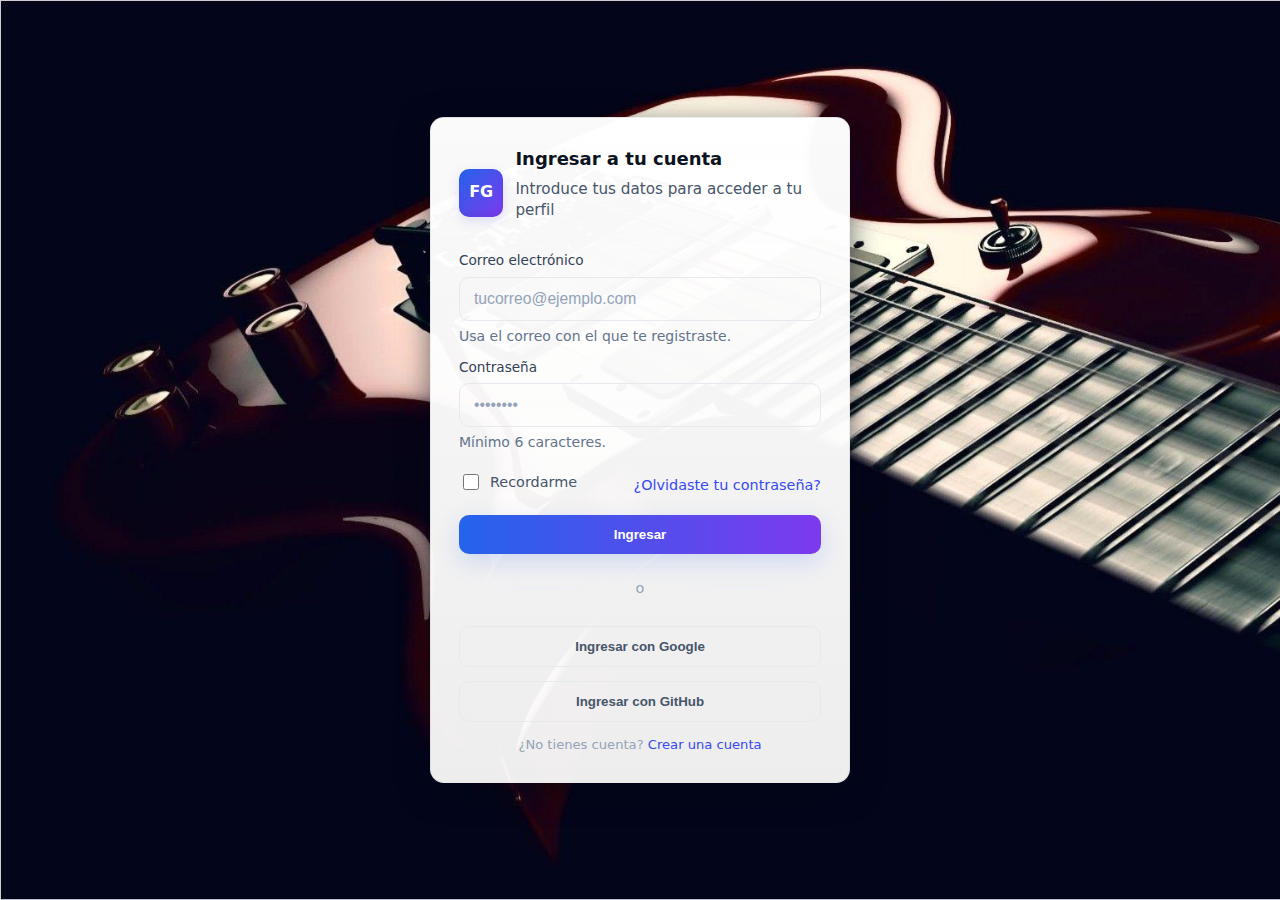
<file: páginas/formularioperfil.html>
<!doctype html>
<html lang="es">
<head>
  <meta charset="utf-8" />
  <meta name="viewport" content="width=device-width,initial-scale=1" />
  <title>Ingreso | Mi Sitio</title> 
</head>

<body>
  <main class="card" role="main" aria-labelledby="login-title">
    <div class="brand" aria-hidden="false">
      <div class="logo" aria-hidden="true">FG</div>
      <div>
        <h1 id="login-title">Ingresar a tu cuenta</h1>
        <p class="lead">Introduce tus datos para acceder a tu perfil</p>
      </div>
    </div>

    <!-- Formulario -->
    <!-- Cambia action="/login" por la ruta real de tu servidor -->
    <form action="/login" method="POST" novalidate>
      <!-- Email -->
      <div class="input-group">
        <label for="email">Correo electrónico</label>
        <input
          id="email"
          name="email"
          type="email"
          placeholder="tucorreo@ejemplo.com"
          required
          autocomplete="username"
          pattern="^[^\s@]+@[^\s@]+\.[^\s@]{2,}$"
          aria-describedby="email-help"
        />
        <div id="email-help" class="helper" aria-hidden="true">Usa el correo con el que te registraste.</div>
      </div>

      <!-- Password -->
      <div class="input-group">
        <label for="password">Contraseña</label>
        <input
          id="password"
          name="password"
          type="password"
          placeholder="••••••••"
          required
          autocomplete="current-password"
          minlength="6"
          aria-describedby="pass-help"
        />
        <div id="pass-help" class="helper" aria-hidden="true">Mínimo 6 caracteres.</div>
      </div>

      <!-- Row: Remember + forgot -->
      <div class="row" style="margin-top:6px;">
        <label class="checkbox">
          <input type="checkbox" name="remember" value="1" aria-label="Recordarme"/>
          Recordarme
        </label>
        <div>
          <a class="link" href="/forgot-password">¿Olvidaste tu contraseña?</a>
        </div>
      </div>

      <!-- Botón enviar -->
      <button class="btn" type="submit">Ingresar</button>

      <!-- Opciones externas (opcional) -->
      <div class="divider" aria-hidden="true"><span style="color:#94a3b8;font-size:0.9rem">o</span></div>

      <div class="oauth">
        <button type="button" class="btn secondary" onclick="location.href='/auth/google'">Ingresar con Google</button>
        <button type="button" class="btn secondary" onclick="location.href='/auth/github'">Ingresar con GitHub</button>
      </div>
    </form>

    <footer class="small" aria-hidden="false">
      ¿No tienes cuenta? <a class="link" href="/register">Crear una cuenta</a>
    </footer>
  </main>
</body>
</html>

<style>
    /* Reset ligero */
    *,*::before,*::after{box-sizing:border-box}
    html,body{height:100%}
    body{
      margin:0;
      font-family:Inter, system-ui, -apple-system, "Segoe UI", Roboto, "Helvetica Neue", Arial;
      background: linear-gradient(180deg,#0f172a 0%, #071124 60%);
      color:#0f172a;
      -webkit-font-smoothing:antialiased;
      -moz-osx-font-smoothing:grayscale;
      display:flex;
      align-items:center;
      justify-content:center;
      padding:24px;
      line-height:1.4;
      background-image: url(../imagenes/imgdefondo10.jpg);
      background-repeat: no-repeat;
      background-size: cover;
      
    }

    /* Contenedor */
    .card{
      width:100%;
      max-width:420px;
      background: linear-gradient(180deg, rgba(255,255,255,0.98), rgba(250,250,250,0.95));
      border-radius:14px;
      box-shadow: 0 8px 30px rgba(2,6,23,0.6);
      padding: 28px;
      border:1px solid rgba(15,23,42,0.06);
    }

    .brand{
      display:flex;
      gap:12px;
      align-items:center;
      margin-bottom:12px;
    }
    .logo{
      width:48px;
      height:48px;
      border-radius:10px;
      display:inline-grid;
      place-items:center;
      font-weight:700;
      color:white;
      background:linear-gradient(135deg,#2563eb,#7c3aed);
      box-shadow:0 4px 12px rgba(99,102,241,0.18), inset 0 -3px 6px rgba(0,0,0,0.06);
    }
    h1{
      margin:0;
      font-size:1.125rem;
      color:#0b1220;
    }
    p.lead{
      margin:8px 0 18px 0;
      color:#475569;
      font-size:0.95rem;
    }

    form{
      display:flex;
      flex-direction:column;
      gap:12px;
    }

    label{
      font-size:0.85rem;
      color:#334155;
      margin-bottom:6px;
      display:block;
    }

    .input-group{
      display:flex;
      flex-direction:column;
    }

    input[type="email"],
    input[type="password"]{
      width:100%;
      padding:12px 14px;
      border-radius:10px;
      border:1px solid #e6e9ee;
      font-size:0.98rem;
      outline:none;
      background:transparent;
      transition:box-shadow .15s, border-color .15s, transform .06s;
    }

    input::placeholder{color:#94a3b8}

    input:focus{
      border-color: #6366f1;
      box-shadow: 0 6px 20px rgba(99,102,241,0.12);
      transform:translateY(-1px);
    }

    /* estilos para campos inválidos (HTML5 validation) */
    input:invalid:not(:placeholder-shown){
      border-color:#ef4444;
      box-shadow: 0 6px 18px rgba(239,68,68,0.06);
    }

    .row{
      display:flex;
      align-items:center;
      justify-content:space-between;
      gap:10px;
      font-size:0.9rem;
    }

    .checkbox{
      display:flex;
      align-items:center;
      gap:8px;
      font-size:0.9rem;
      color:#475569;
    }
    .checkbox input{width:16px;height:16px}

    .btn{
      appearance:none;
      border:0;
      padding:12px 14px;
      border-radius:10px;
      font-weight:600;
      cursor:pointer;
      background:linear-gradient(90deg,#2563eb,#7c3aed);
      color:white;
      box-shadow:0 8px 24px rgba(37,99,235,0.18);
      transition:transform .12s, box-shadow .12s;
      margin-top:4px;
    }
    .btn:active{transform:translateY(1px)}
    .secondary{
      background:transparent;
      color:#475569;
      border:1px solid #e6e9ee;
      box-shadow:none;
    }

    .helper{
      font-size:0.875rem;
      color:#64748b;
      margin-top:6px;
    }

    .divider{
      display:flex;
      align-items:center;
      gap:12px;
      margin:12px 0;
    }
    .divider::before,
    .divider::after{
      content:"";
      flex:1;
      height:1px;
      background:linear-gradient(90deg, transparent, #e6eefb, transparent);
    }
    .oauth{
      display:grid;
      gap:10px;
    }

    a.link{
      color:#374af0;
      text-decoration:none;
    }
    a.link:hover{text-decoration:underline}

    footer.small{
      text-align:center;
      font-size:0.82rem;
      color:#94a3b8;
      margin-top:14px;
    }

    /* Responsive */
    @media (max-width:480px){
      .card{padding:18px;border-radius:12px}
      .logo{width:44px;height:44px}
    }
  </style>
</file>
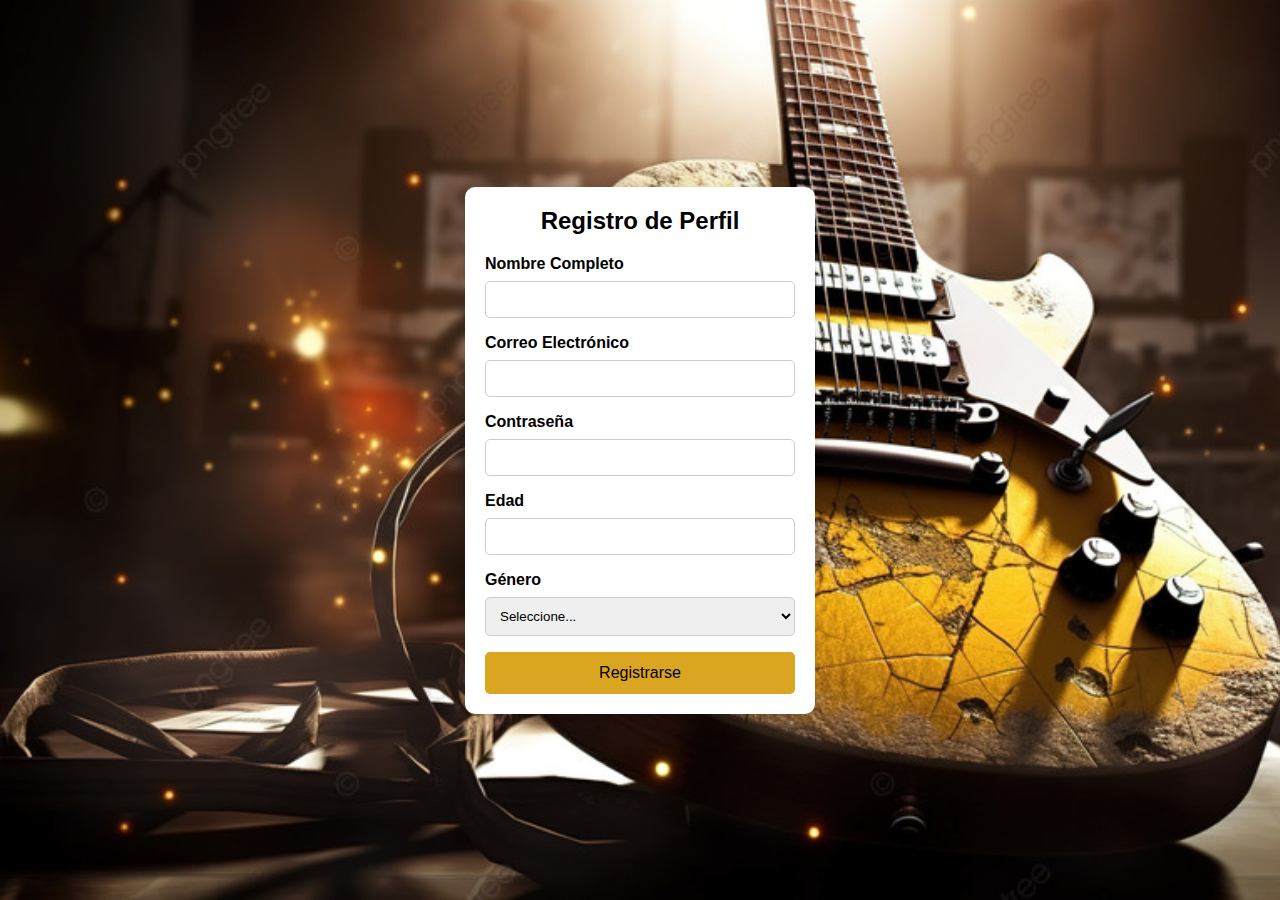
<file: páginas/formularioregistroperfil.html>
<!DOCTYPE html>
<html lang="es">
<head>
<meta charset="UTF-8" />
<meta name="viewport" content="width=device-width, initial-scale=1.0" />
<title>Formulario de Registro de Perfil</title>
<link rel="stylesheet" href="../Css/style.css">

</head>
<body class="formulario-registro-cuerpo">
        <div class="contenedor-registro">
            <h2>Registro de Perfil</h2>
            <form>
                    <label for="nombre">Nombre Completo</label>
                    <input type="text" id="nombre" name="nombre" required />


                    <label for="email">Correo Electrónico</label>
                    <input type="email" id="email" name="email" required />


                    <label for="password">Contraseña</label>
                    <input type="password" id="password" name="password" required />


                    <label for="edad">Edad</label>
                    <input type="number" id="edad" name="edad" min="1" max="120" />


                    <label for="genero">Género</label>
                    <select id="genero" name="genero">
                            <option value="">Seleccione...</option>
                            <option value="masculino">Masculino</option>
                            <option value="femenino">Femenino</option>
                            <option value="otro">Otro</option>
                    </select>

                        <button type="submit">Registrarse</button>
                </form>
        </div>
</body>
                    

</html>
</file>
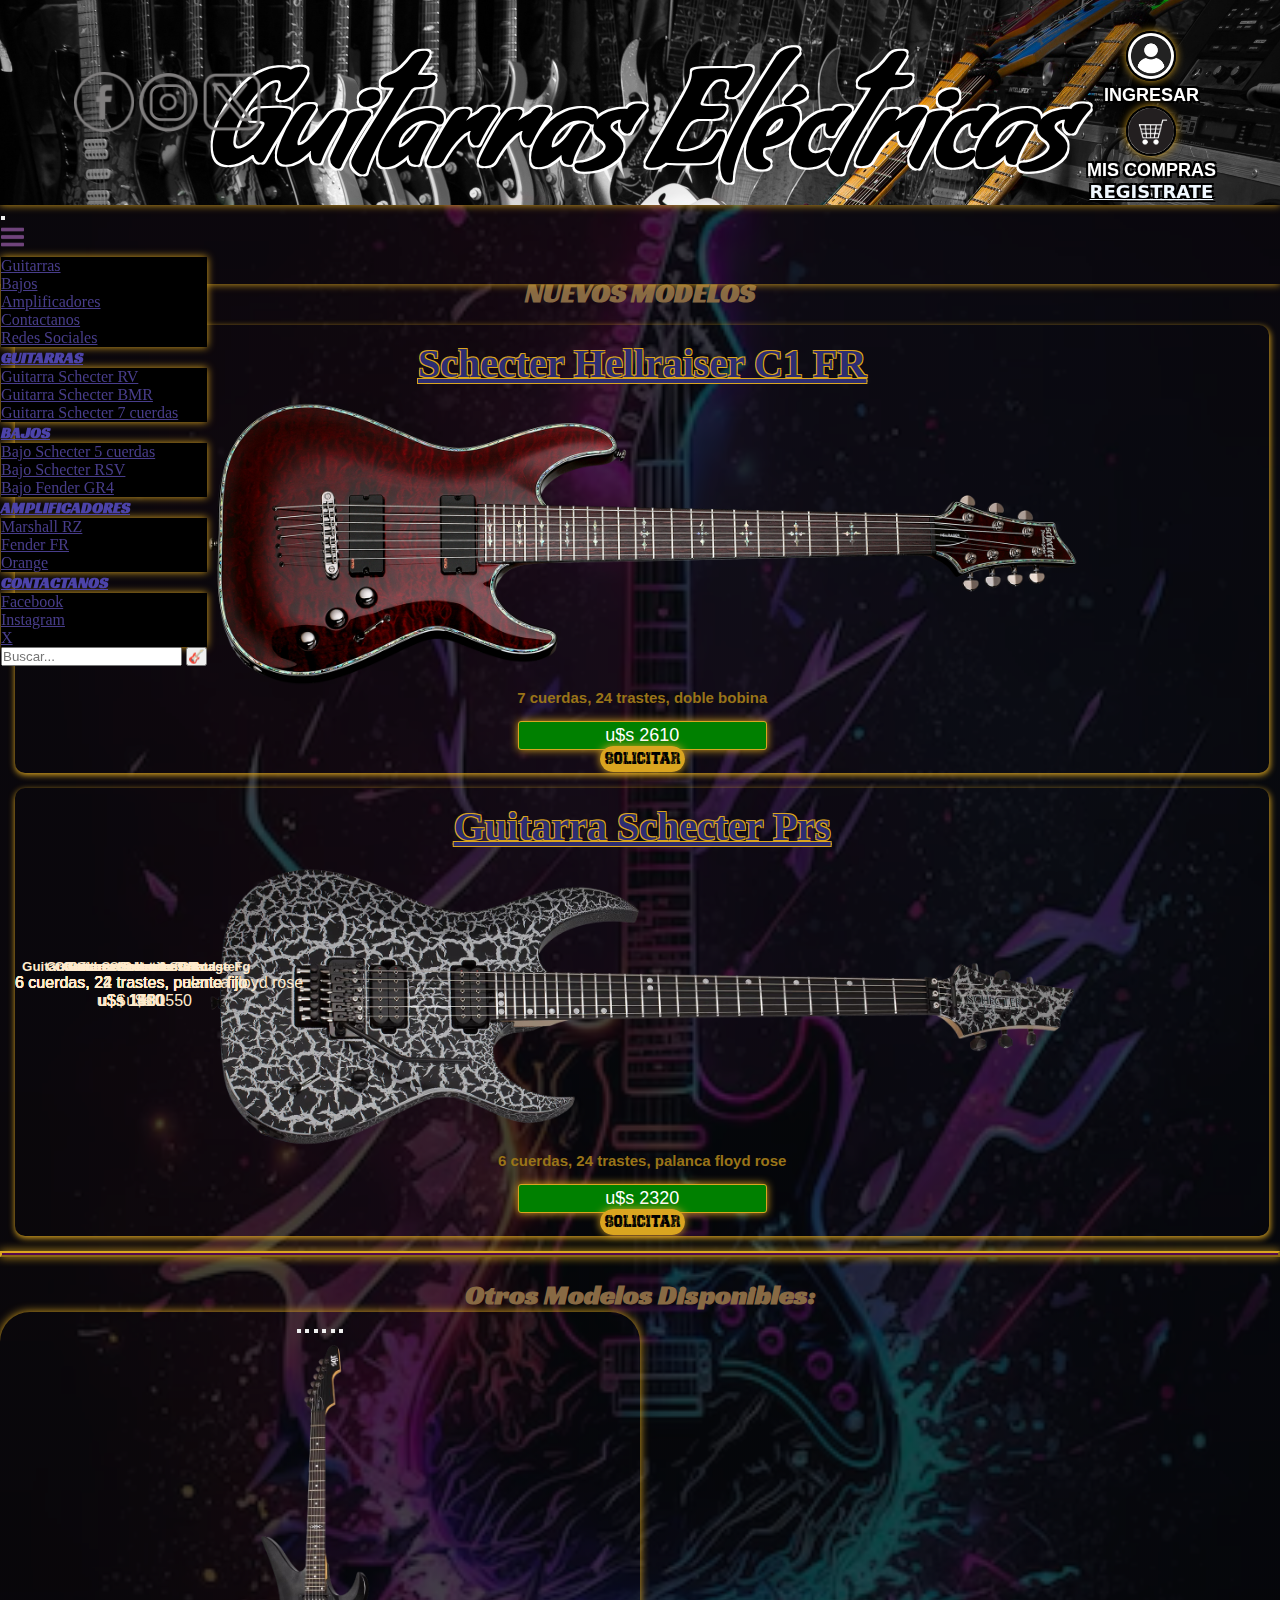
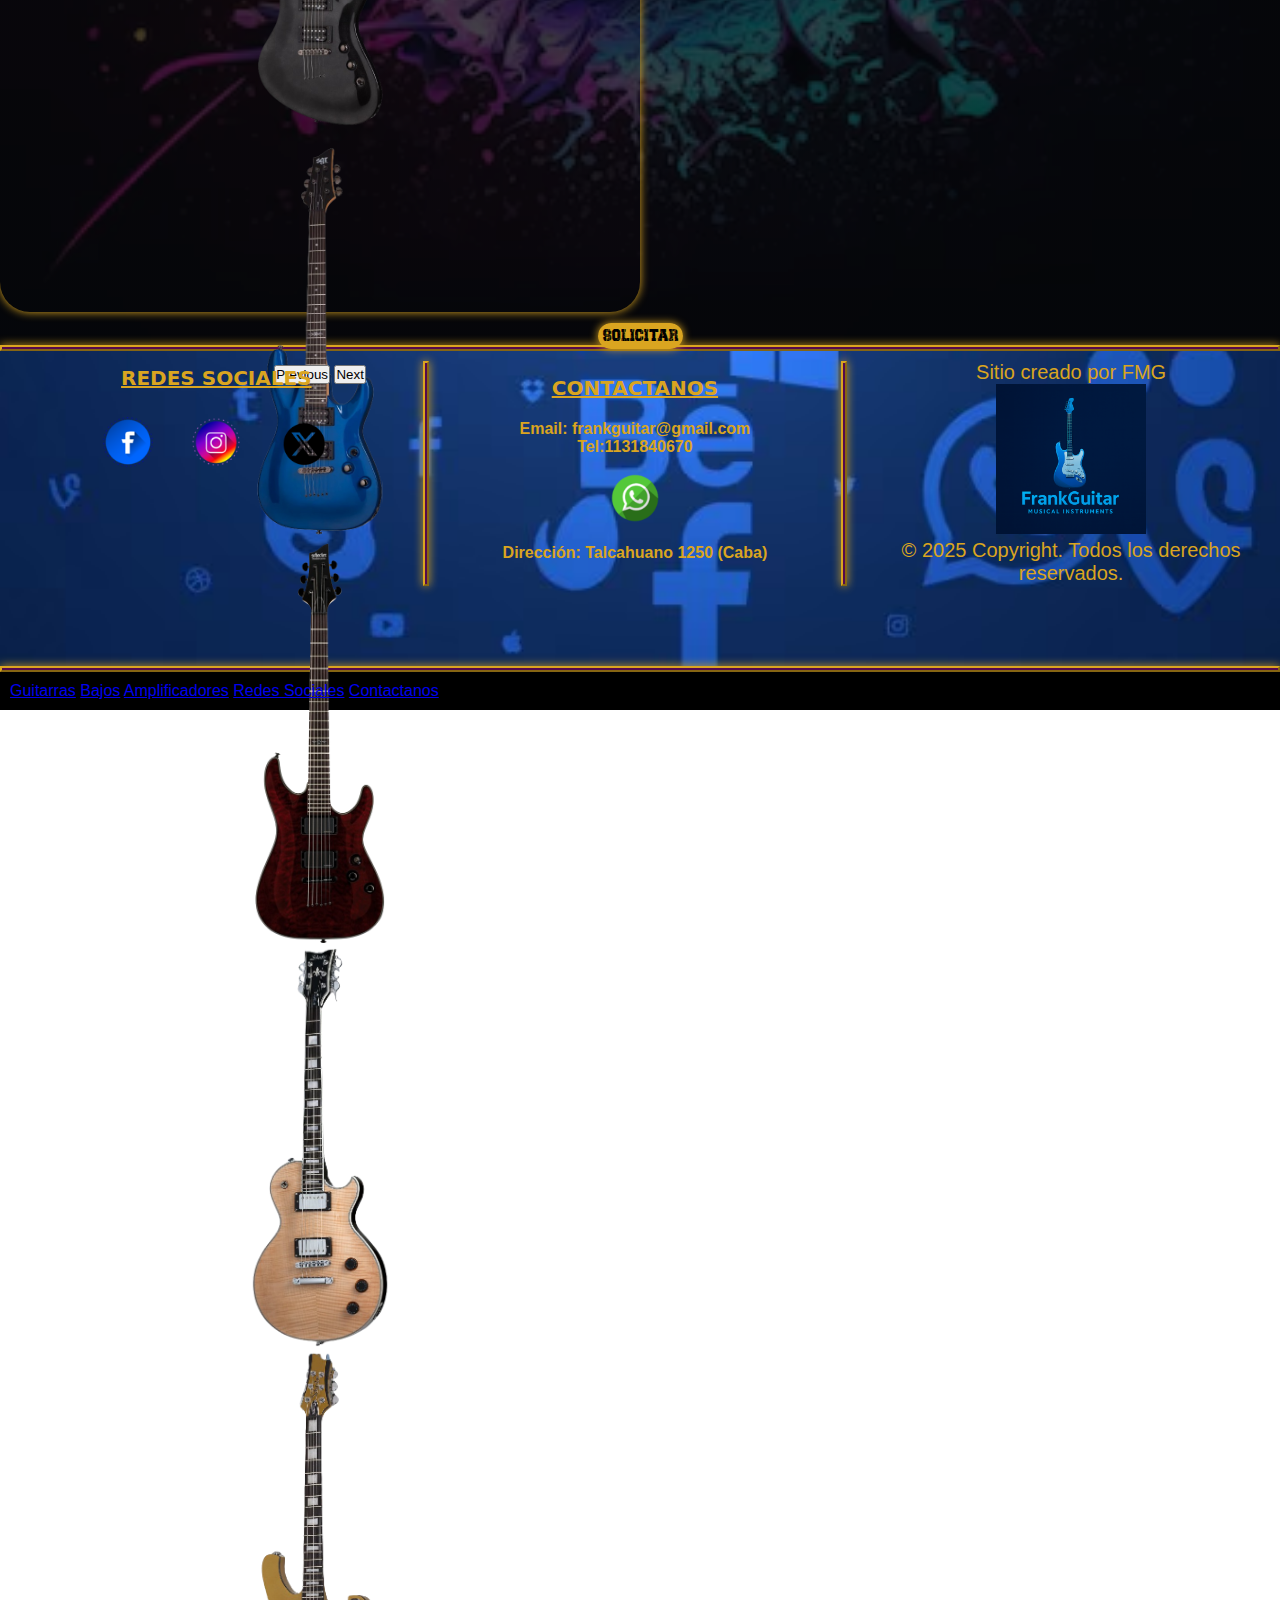
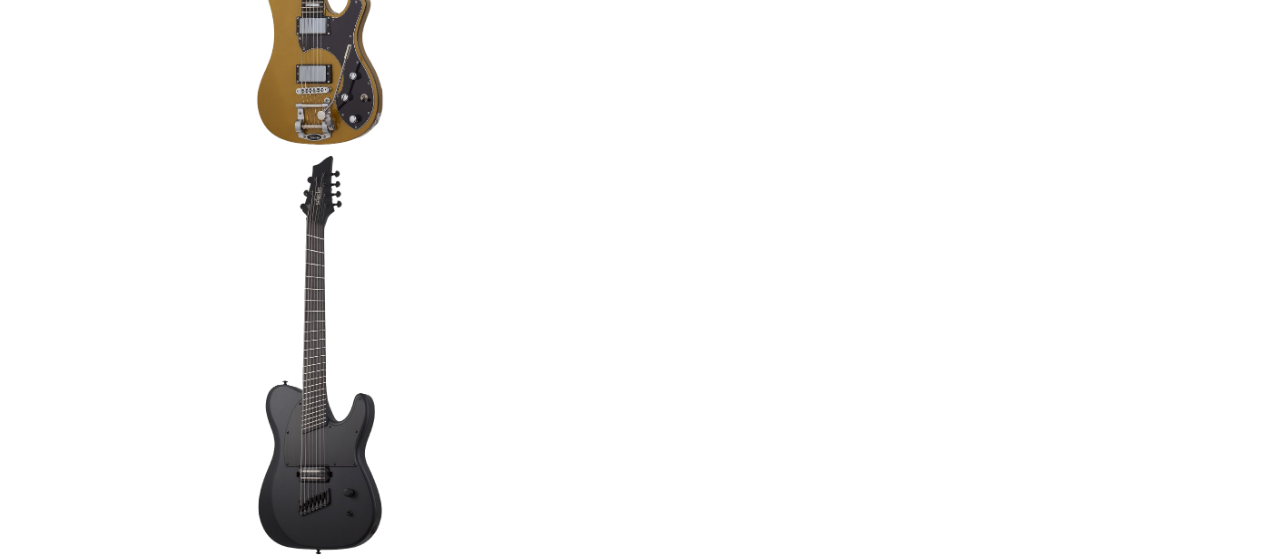
<file: páginas/guitarras.html>
<!DOCTYPE html>
<html lang="en">

<head>
    <meta charset="UTF-8">
    <meta name="viewport" content="width=device-width, initial-scale=1.0">

    <link href="https://cdn.jsdelivr.net/npm/bootstrap@5.3.8/dist/css/bootstrap.min.css" rel="stylesheet"
        integrity="sha384-sRIl4kxILFvY47J16cr9ZwB07vP4J8+LH7qKQnuqkuIAvNWLzeN8tE5YBujZqJLB" crossorigin="anonymous">

    <link rel="stylesheet" href="../Css/style.css">

</head>

<!-- CUERPO DE LA PÁGINA GUITARRAS -->

<body>

    <header>
        <div class="contenedor-header">
            <!-- TITULO DE LA PÁGINA -->
            <div class="titulo-empresa-guitarras">

                <div>
                    <h1 class="nombre-productos-guitarras">Guitarras Eléctricas</h1>
                </div>

                <div class="enlaces-redes-logo">
                    <a href="https://www.facebook.com/" target="_blank"><img src="../imagenes/image.png"
                            alt="Logo de Facebook"></a>
                    <a href="https://www.instagram.com/" target="_blank"><img src="../imagenes/image (1).png"
                            alt="Logo de Instagram"></a>
                    <a href="https://x.com/x_corp" target="_blank"><img src="../imagenes/image (2).png" alt="Logo de X"
                            style="color: white;"></a>
                </div>

                <div class="contenedor-ingreso-compras">
                    <div class="caja-compras">
                        <a href="../páginas/formularioperfil.html" target="_blank"><img
                                src="../imagenes/perfillogo2.jpg " alt="logo perfil"
                                style="border: 2px solid black;"></a>
                        <p class="p-0 m-0 fw-blod">INGRESAR</p>
                        <a href="../páginas/formulariocompras.html" target="_blank"><img
                                src="../imagenes/png-transparent-black-background-shopping-cart-icon.png"
                                alt="carrito vacio" style="border: 2px solid black;"></a>
                        <p class="p-0 m-0 fw-blod">MIS COMPRAS</p>
                        <a href="../páginas/formularioregistroperfil.html" target="_blank">
                            <h3 class="p-1 m-0 fw-blod fs-6">REGISTRATE</h3>
                        </a>
                    </div>
                </div>

            </div>


                <!-- Barra principal -->

            <nav class="navbar navbar-expand-lg navbar-dark bg-black barra-principal">
                <div class="container-fluid">
   
                    <button class="navbar-toggler me-2" type="button" data-bs-toggle="collapse"
                        data-bs-target="#navbarPrincipal" aria-controls="navbarPrincipal" aria-expanded="false"
                        aria-label="Toggle navigation">
                        <span class="navbar-toggler-icon"></span>
                    </button>

                

                    <!-- MENÚ -->
                    <div class="collapse navbar-collapse" id="navbarPrincipal">

                        <ul class="navbar-nav me-auto mb-2 mb-lg-0">

                           
                            <li class="nav-item dropdown">
                                <a class="nav-link navbar-brand" href="../index.html">
                                <img src="../imagenes/iniciobarras.png" height="40" alt="Inicio">
                                </a>

                                <ul class="dropdown-menu">
                                    <li><a class="dropdown-item" href="../páginas/guitarras.html">Guitarras</a></li>
                                    <li><a class="dropdown-item" href="../páginas/bajos.html">Bajos</a></li>
                                    <li><a class="dropdown-item" href="../páginas/amplificadores.html">Amplificadores</a>
                                    </li>
                                    <li><a class="dropdown-item" href="../páginas/contactos.html">Contactanos</a></li>
                                    <li><a class="dropdown-item" href="../páginas/redes-sociales.html">Redes Sociales</a>
                                    </li>
                                </ul>
                            </li>

                            <!-- GUITARRAS -->
                            <li class="nav-item dropdown">
                                <a class="nav-link" href="../páginas/guitarras.html">
                                    GUITARRAS
                                </a>
                                <ul class="dropdown-menu">
                                    <li><a class="dropdown-item" href="#">Guitarra Schecter RV</a></li>
                                    <li><a class="dropdown-item" href="#">Guitarra Schecter BMR</a></li>
                                    <li><a class="dropdown-item" href="#">Guitarra Schecter 7 cuerdas</a></li>
                                </ul>
                            </li>

                            <!-- BAJOS -->
                            <li class="nav-item dropdown">
                                <a class="nav-link" href="../páginas/bajos.html">
                                    BAJOS
                                </a>
                                <ul class="dropdown-menu">
                                    <li><a class="dropdown-item" href="#">Bajo Schecter 5 cuerdas</a></li>
                                    <li><a class="dropdown-item" href="#">Bajo Schecter RSV</a></li>
                                    <li><a class="dropdown-item" href="#">Bajo Fender GR4</a></li>
                                </ul>
                            </li>

                            <!-- AMPLIFICADORES -->
                            <li class="nav-item dropdown">
                                <a class="nav-link" href="../páginas/amplificadores.html">
                                    AMPLIFICADORES
                                </a>
                                <ul class="dropdown-menu">
                                    <li><a class="dropdown-item" href="#">Marshall RZ</a></li>
                                    <li><a class="dropdown-item" href="#">Fender FR</a></li>
                                    <li><a class="dropdown-item" href="#">Orange</a></li>
                                </ul>
                            </li>

                            <!-- CONTACTOS -->
                            <li class="nav-item dropdown">
                                <a class="nav-link" href="../páginas/contactos.html">
                                    CONTACTANOS
                                </a>
                                <ul class="dropdown-menu">
                                    <li><a class="dropdown-item" href="https://www.facebook.com/"
                                            target="_blank">Facebook</a></li>
                                    <li><a class="dropdown-item" href="https://www.instagram.com/"
                                            target="_blank">Instagram</a></li>
                                    <li><a class="dropdown-item" href="https://x.com/x_corp" target="_blank">X</a></li>
                                </ul>
                            </li>

                        </ul>

                        <!-- BUSCADOR -->
                        <form class="d-flex" role="search">
                            <input class="form-control me-2" type="search" placeholder="Buscar...">
                            <button class="btn btn-outline-success" type="submit">🎸</button>
                        </form>

                    </div>
                </div>
            </nav>

        </div>
    </header>


    <!-- SEGUNDA PARTE DEL CUERPO -->
    <main>

        <div class="guitarras-fondo">
            <div>
                <h3 class="titulos-promo">NUEVOS MODELOS</h3>
            </div>
    

            <section class="contenedor-productos-guitarras">

                    <div class="card caja-producto-guitarra">
                        <h4 class="card-title subtitulos-promo">Schecter Hellraiser C1 FR</h4>
                        <img class="imagen-guitarra card-img-top" src="../imagenes/guitarraschecter6.jpg"
                            alt="imagen de guitarra schecter2">

                        <div class="card-body">
                            <h5 class="card-text fs-3">7 cuerdas, 24 trastes, doble bobina</h5>
                            <p class="card-text precio">u$s 2610</p>
                            <a href="./formulariocompras.html" target="_blank" class="btn btn-primary">Solicitar</a>
                        </div>
                    </div>

                    <div class="card caja-producto-guitarra">
                        <h4 class="card-title subtitulos-promo">Guitarra Schecter Prs</h4>
                        <img class="imagen-guitarra card-img-top" src="../imagenes/guitarraschecter4.jpg"
                            alt="imagen de guitarra schecter3">

                        <div class="card-body">
                            <h5 class="card-text fs-3">6 cuerdas, 24 trastes, palanca floyd rose</h5>
                            <p class="card-text precio">u$s 2320</p>
                            <a href="./formulariocompras.html" target="_blank" class="btn btn-primary">Solicitar</a>
                        </div>
                    </div>
                    
            </section>

            <div class="hr-linea"></div>
            <!-- Carrusel de imagenes -->
            <section class="bg-transparent">
                <h3 class="titulos-promo">Otros Modelos Disponibles:</h3>

                <div id="carouselExampleFade" class="carousel slide carousel-fade carrusel">
                    <div class="carousel-indicators">
                        <button type="button" data-bs-target="#carouselExampleCaptions" data-bs-slide-to="0"
                            class="active" aria-current="true" aria-label="Slide 1"></button>
                        <button type="button" data-bs-target="#carouselExampleCaptions" data-bs-slide-to="1"
                            aria-label="Slide 2"></button>
                        <button type="button" data-bs-target="#carouselExampleCaptions" data-bs-slide-to="2"
                            aria-label="Slide 3"></button>
                        <button type="button" data-bs-target="#carouselExampleCaptions" data-bs-slide-to="3"
                            aria-label="Slide 4"></button>
                        <button type="button" data-bs-target="#carouselExampleCaptions" data-bs-slide-to="4"
                            aria-label="Slide 5"></button>
                        <button type="button" data-bs-target="#carouselExampleCaptions" data-bs-slide-to="5"
                            aria-label="Slide 6"></button>
                    </div>


                    <div class="carousel-inner p-5 caja-carrusel">
                        <div class="carousel-item active">
                            <img src="../imagenes/guitar30.png" alt="imagen guitarra schecter30">
                            <div class="carousel-caption d-none d-md-block">
                                <h5>Guitarra Schecter GT</h5>
                                <p>6 cuerdas, 24 trastes, puente fijo</p>
                                <p>u$s 1400</p>
                            </div>
                        </div>
                        <div class="carousel-item">
                            <img src="../imagenes/guitar31.png" alt="imagen guitarra schecter31">
                            <div class="carousel-caption d-none d-md-block">
                                <h5>Guitarra Schecter Tz3</h5>
                                <p>6 cuerdas, 24 trastes, puente fijo</p>
                                <p>u$s 1510</p>
                            </div>
                        </div>
                        <div class="carousel-item">
                            <img src="../imagenes/guitar32.png" alt="imagen guitarra schecter32">
                            <div class="carousel-caption d-none d-md-block">
                                <h5>Guitarra Schecter Strato</h5>
                                <p>6 cuerdas, 24 trastes, puente fijo</p>
                                <p>uS$ 1480</p>
                            </div>
                        </div>
                        <div class="carousel-item">
                            <img src="../imagenes/guitar33.png" alt="imagen guitarra schecter33">
                            <div class="carousel-caption d-none d-md-block">
                                <h5>Guitarra Schecter Les Paul</h5>
                                <p>6 cuerdas, 22 trastes, puente fijo</p>
                                <p>u$s 1650</p>
                            </div>
                        </div>
                        <div class="carousel-item">
                            <img src="../imagenes/guitar36.png" alt="imagen guitarra schecter36">
                            <div class="carousel-caption d-none d-md-block">
                                <h5>Guitarra Schecter Vintage Fg</h5>
                                <p>6 cuerdas, 22 trastes, palanca floyd rose</p>
                                <p>u$s 1550</p>
                            </div>
                        </div>
                        <div class="carousel-item">
                            <img src="../imagenes/guitar37.png" alt="imagen guitarra schecter37">
                            <div class="carousel-caption d-none d-md-block">
                                <h5>Guitarra Schecter estilo Telecaster</h5>
                                <p>6 cuerdas, 22 trastes, puente fijo</p>
                                <p>u$s 1730</p>
                            </div>
                        </div>


                    </div>
                    <button class="carousel-control-prev" type="button" data-bs-target="#carouselExampleFade"
                        data-bs-slide="prev">
                        <span class="carousel-control-prev-icon" aria-hidden="true"></span>
                        <span class="visually-hidden">Previous</span>
                    </button>
                    <button class="carousel-control-next" type="button" data-bs-target="#carouselExampleFade"
                        data-bs-slide="next">
                        <span class="carousel-control-next-icon" aria-hidden="true"></span>
                        <span class="visually-hidden">Next</span>
                    </button>
                </div>
                <a class="boton-compra" href="./formulariocompras.html" target="_blank" class="btn btn-primary">Solicitar</a>
            </section>

            
        </div>

        <div class="hr-linea"></div>


    </main>

    <!-- TERCERA PARTE DEL CUERPO / FOOTER -->
    <footer>
        <div class="contenedor-footer">

            <div class="caja-redes">

                <h3><a class="titulos-redes" href="redes-sociales.html">REDES SOCIALES</a></h3>

                <ul>

                    <a href="https://www.facebook.com/" target="_blank"><img class="imagen-redes"
                            src="../imagenes/facebook_108044 (1).png" alt="Logo de Facebook"></a>
                    <a href="https://www.instagram.com/" target="_blank"><img class="imagen-redes"
                            src="../imagenes/instagram_108043.png" alt="Logo de Instagram"></a>
                    <a href="https://x.com/x_corp" target="_blank"><img class="imagen-redes"
                            src="../imagenes/xlogo-removebg-preview.png" alt="Logo de X"></a>
                </ul>

            </div>
            <div class="hr-linea"></div>
            <div class="caja-redes">
                <div>
                    <h3 class="titulos-redes">CONTACTANOS</h3>
                    <ul>
                        <li>Email: frankguitar@gmail.com</li>
                        <li>Tel:1131840670</li><img src="../imagenes/whatsapp_logo_icon_154480.png" alt="logo whatsapp">
                        <li>Dirección: Talcahuano 1250 (Caba)</li>
                    </ul>

                </div>

            </div>

            <div class="hr-linea"></div>

            <div class="caja-redes-logo">
                <ul>
                    <p>Sitio creado por FMG</p>
                    <img src="../imagenes/logo.png" alt="imagen del logo">
                    <p>© 2025 Copyright. Todos los derechos reservados.</p>
                </ul>

            </div>
        </div>
    </footer>

    <div class="hr-linea"></div>

    <Nav class="fila-final">
        <a href="../páginas/guitarras.html">Guitarras</a></li>
        <a href="../páginas/bajos.html">Bajos</a></li>
        <a href="../páginas/amplificadores.html">Amplificadores</a></li>
        <a href="../páginas/redes-sociales.html">Redes Sociales</a></li>
        <a href="../páginas/contactos.html">Contactanos</a></li>
    </Nav>

    <script src="https://cdn.jsdelivr.net/npm/bootstrap@5.3.8/dist/js/bootstrap.bundle.min.js"
        integrity="sha384-FKyoEForCGlyvwx9Hj09JcYn3nv7wiPVlz7YYwJrWVcXK/BmnVDxM+D2scQbITxI"
        crossorigin="anonymous"></script>

    <script>
        let lastScroll = 0;
        const header = document.querySelector("header");

        window.addEventListener("scroll", () => {
            const currentScroll = window.pageYOffset;

            if (currentScroll > lastScroll) {
                // Bajando → ocultar
                header.classList.add("header-hidden");
            } else {
                // Subiendo → mostrar
                header.classList.remove("header-hidden");
            }

            lastScroll = currentScroll;
        });
    </script>
</body>

</html>


</html>
</file>
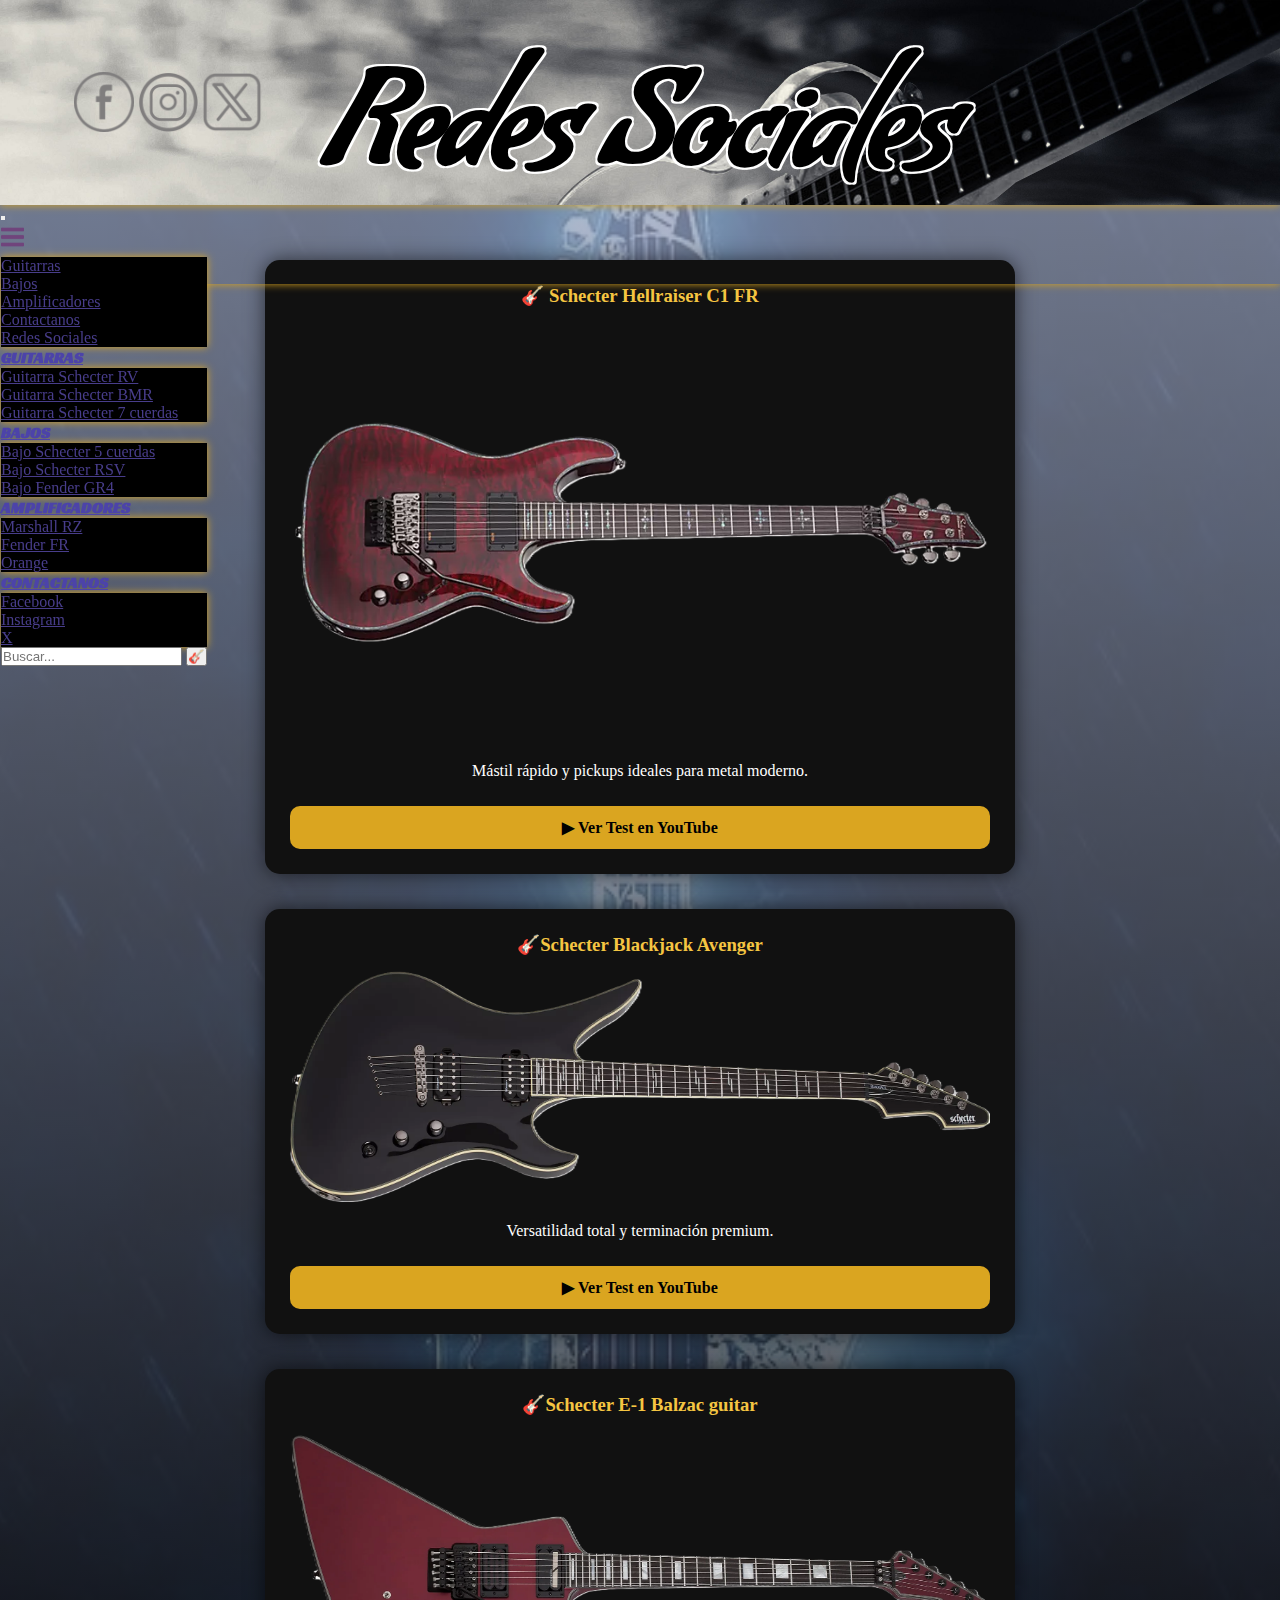
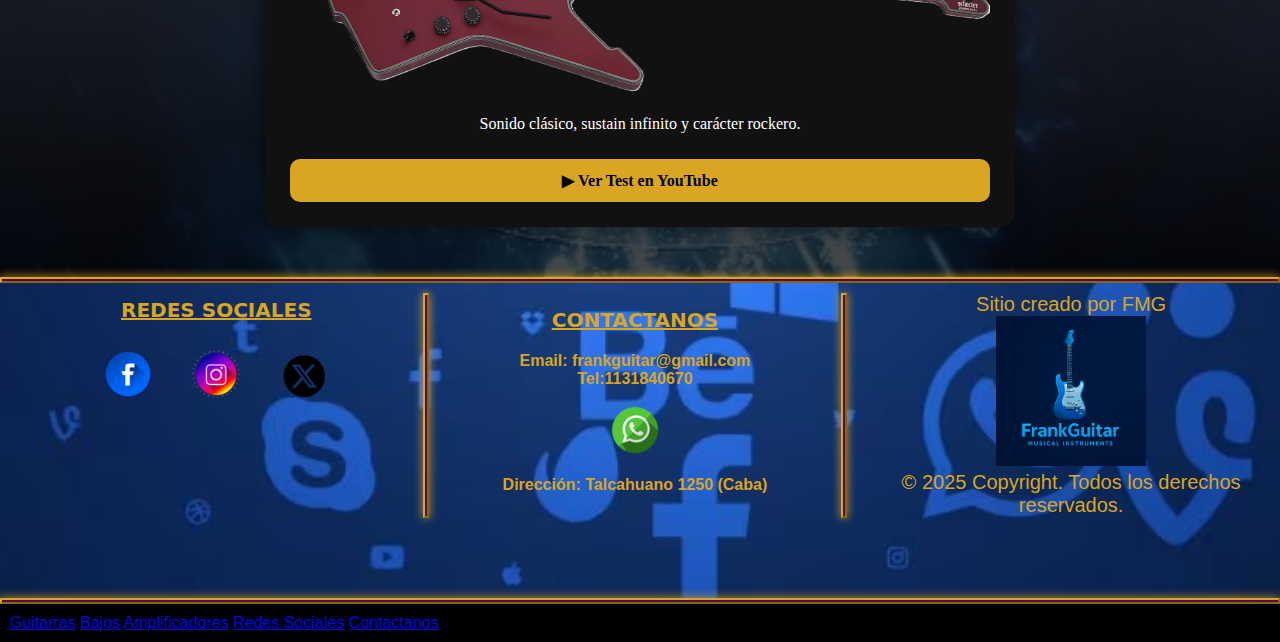
<file: páginas/redes-sociales.html>
<!DOCTYPE html>
<html lang="en">

<head>
    <meta charset="UTF-8">
    <meta name="viewport" content="width=device-width, initial-scale=1.0">
    <title>REDES SOCIALES</title>

    <link href="https://cdn.jsdelivr.net/npm/bootstrap@5.3.8/dist/css/bootstrap.min.css" rel="stylesheet"
        integrity="sha384-sRIl4kxILFvY47J16cr9ZwB07vP4J8+LH7qKQnuqkuIAvNWLzeN8tE5YBujZqJLB" crossorigin="anonymous">
    <link rel="stylesheet" href="../Css/style.css">

</head>

<body>

    <header>
        <div class="contenedor-header">

            <div class="titulo-empresa-contactanos">

                <div>
                    <h1 class="nombre-productos-guitarras">Redes Sociales</h1>
                </div>

                <div class="enlaces-redes-logo">
                    <a href="https://www.facebook.com/" target="_blank"><img src="../imagenes/image.png"
                            alt="Logo de Facebook"></a>
                    <a href="https://www.instagram.com/" target="_blank"><img src="../imagenes/image (1).png"
                            alt="Logo de Instagram"></a>
                    <a href="https://x.com/x_corp" target="_blank"><img src="../imagenes/image (2).png" alt="Logo de X"
                            style="color: white;"></a>
                </div>



            </div>


            <!-- Barra principal -->

            <nav class="navbar navbar-expand-lg navbar-dark bg-black barra-principal">
                <div class="container-fluid">

                    <button class="navbar-toggler me-2" type="button" data-bs-toggle="collapse"
                        data-bs-target="#navbarPrincipal" aria-controls="navbarPrincipal" aria-expanded="false"
                        aria-label="Toggle navigation">
                        <span class="navbar-toggler-icon"></span>
                    </button>



                    <!-- MENÚ -->
                    <div class="collapse navbar-collapse" id="navbarPrincipal">

                        <ul class="navbar-nav me-auto mb-2 mb-lg-0">


                            <li class="nav-item dropdown">
                                <a class="nav-link navbar-brand" href="../index.html">
                                    <img src="../imagenes/iniciobarras.png" height="40" alt="Inicio">
                                </a>

                                <ul class="dropdown-menu">
                                    <li><a class="dropdown-item" href="../páginas/guitarras.html">Guitarras</a></li>
                                    <li><a class="dropdown-item" href="../páginas/bajos.html">Bajos</a></li>
                                    <li><a class="dropdown-item"
                                            href="../páginas/amplificadores.html">Amplificadores</a>
                                    </li>
                                    <li><a class="dropdown-item" href="../páginas/contactos.html">Contactanos</a></li>
                                    <li><a class="dropdown-item" href="../páginas/redes-sociales.html">Redes
                                            Sociales</a>
                                    </li>
                                </ul>
                            </li>

                            <!-- GUITARRAS -->
                            <li class="nav-item dropdown">
                                <a class="nav-link" href="../páginas/guitarras.html">
                                    GUITARRAS
                                </a>
                                <ul class="dropdown-menu">
                                    <li><a class="dropdown-item" href="#">Guitarra Schecter RV</a></li>
                                    <li><a class="dropdown-item" href="#">Guitarra Schecter BMR</a></li>
                                    <li><a class="dropdown-item" href="#">Guitarra Schecter 7 cuerdas</a></li>
                                </ul>
                            </li>

                            <!-- BAJOS -->
                            <li class="nav-item dropdown">
                                <a class="nav-link" href="../páginas/bajos.html">
                                    BAJOS
                                </a>
                                <ul class="dropdown-menu">
                                    <li><a class="dropdown-item" href="#">Bajo Schecter 5 cuerdas</a></li>
                                    <li><a class="dropdown-item" href="#">Bajo Schecter RSV</a></li>
                                    <li><a class="dropdown-item" href="#">Bajo Fender GR4</a></li>
                                </ul>
                            </li>

                            <!-- AMPLIFICADORES -->
                            <li class="nav-item dropdown">
                                <a class="nav-link" href="../páginas/amplificadores.html">
                                    AMPLIFICADORES
                                </a>
                                <ul class="dropdown-menu">
                                    <li><a class="dropdown-item" href="#">Marshall RZ</a></li>
                                    <li><a class="dropdown-item" href="#">Fender FR</a></li>
                                    <li><a class="dropdown-item" href="#">Orange</a></li>
                                </ul>
                            </li>

                            <!-- CONTACTOS -->
                            <li class="nav-item dropdown">
                                <a class="nav-link" href="../páginas/contactos.html">
                                    CONTACTANOS
                                </a>
                                <ul class="dropdown-menu">
                                    <li><a class="dropdown-item" href="https://www.facebook.com/"
                                            target="_blank">Facebook</a></li>
                                    <li><a class="dropdown-item" href="https://www.instagram.com/"
                                            target="_blank">Instagram</a></li>
                                    <li><a class="dropdown-item" href="https://x.com/x_corp" target="_blank">X</a></li>
                                </ul>
                            </li>

                        </ul>

                        <!-- BUSCADOR -->
                        <form class="d-flex" role="search">
                            <input class="form-control me-2" type="search" placeholder="Buscar...">
                            <button class="btn btn-outline-success" type="submit">🎸</button>
                        </form>

                    </div>
                </div>
            </nav>

        </div>
    </header>


    <!-- SEGUNDA PARTE DEL CUERPO -->
    <main class="contenedor-redessociales">


        <div class="caja-producto-redes">
            <h3>🎸 Schecter Hellraiser C1 FR</h3>
            <img src="../imagenes/schecterguitarredes2.png" alt="Schecter Hellraiser C1 FR -Joe Satriani ">
            <p class="información-redes">
                Mástil rápido y pickups ideales para metal moderno.
            </p>
            <a href="https://www.youtube.com/watch?v=Nm9Xke-v8ng" target="_blank" class="link-youtube">
                ▶ Ver Test en YouTube
            </a>
        </div>

        <div class="caja-producto-redes">
            <h3>🎸Schecter Blackjack Avenger</h3>
            <img src="../imagenes/schecterguitarredes3.png" alt="Schecter Blackjack Avenger Electric Guitar">
            <p class="información-redes">
                Versatilidad total y terminación premium.
            </p>
            <a href="https://www.youtube.com/watch?v=OcqbyUiDM94&t=10s" target="_blank" class="link-youtube">
                ▶ Ver Test en YouTube
            </a>
        </div>

        <div class="caja-producto-redes">
            <h3>🎸Schecter E-1 Balzac guitar</h3>
            <img src="../imagenes/schecterguitarredes1.png" alt="Schecter E-1 Balzac guitar">
            <p class="información-redes">
                Sonido clásico, sustain infinito y carácter rockero.</p>
            <a href="https://www.youtube.com/watch?v=nW4XVi3QVs0&t=5s" target="_blank" class="link-youtube">▶ Ver Test
                en YouTube
            </a>
        </div>

    </main>


    <div class="hr-linea"></div>
    <!-- TERCERA PARTE DEL CUERPO / FOOTER -->
    <footer>
        <div class="contenedor-footer">

            <div class="caja-redes">

                <h3><a class="titulos-redes" href="redes-sociales.html">REDES SOCIALES</a></h3>

                <ul>

                    <a href="https://www.facebook.com/" target="_blank"><img class="imagen-redes"
                            src="../imagenes/facebook_108044 (1).png" alt="Logo de Facebook"></a>
                    <a href="https://www.instagram.com/" target="_blank"><img class="imagen-redes"
                            src="../imagenes/instagram_108043.png" alt="Logo de Instagram"></a>
                    <a href="https://x.com/x_corp" target="_blank"><img class="imagen-redes"
                            src="../imagenes/xlogo-removebg-preview.png" alt="Logo de X"></a>
                </ul>

            </div>
            <div class="hr-linea"></div>
            <div class="caja-redes">
                <div>
                    <h3 class="titulos-redes">CONTACTANOS</h3>
                    <ul>
                        <li>Email: frankguitar@gmail.com</li>
                        <li>Tel:1131840670</li><img src="../imagenes/whatsapp_logo_icon_154480.png" alt="logo whatsapp">
                        <li>Dirección: Talcahuano 1250 (Caba)</li>
                    </ul>

                </div>

            </div>

            <div class="hr-linea"></div>

            <div class="caja-redes-logo">
                <ul>
                    <p>Sitio creado por FMG</p>
                    <img src="../imagenes/logo.png" alt="imagen del logo">
                    <p>© 2025 Copyright. Todos los derechos reservados.</p>
                </ul>

            </div>
        </div>
    </footer>


    <div class="hr-linea"></div>
    <Nav class="fila-final">
        <a href="../páginas/guitarras.html">Guitarras</a></li>
        <a href="../páginas/bajos.html">Bajos</a></li>
        <a href="../páginas/amplificadores.html">Amplificadores</a></li>
        <a href="../páginas/redes-sociales.html">Redes Sociales</a></li>
        <a href="../páginas/contactos.html">Contactanos</a></li>
    </Nav>
    <script src="https://cdn.jsdelivr.net/npm/bootstrap@5.3.8/dist/js/bootstrap.bundle.min.js"
        integrity="sha384-FKyoEForCGlyvwx9Hj09JcYn3nv7wiPVlz7YYwJrWVcXK/BmnVDxM+D2scQbITxI"
        crossorigin="anonymous"></script>
    <script>
        let lastScroll = 0;
        const header = document.querySelector("header");

        window.addEventListener("scroll", () => {
            const currentScroll = window.pageYOffset;

            if (currentScroll > lastScroll) {
                // Bajando → ocultar
                header.classList.add("header-hidden");
            } else {
                // Subiendo → mostrar
                header.classList.remove("header-hidden");
            }

            lastScroll = currentScroll;
        });
    </script>
</body>

</html>
</file>
<file: Css/style.css>
/*PROPIEDAD DE MARGENES*/
* {
    margin: 0;
    padding: 0;
    box-sizing: border-box;
}

/* Header */

header {
    position: fixed;
    top: 0;
    width: 100%;
    height: 205px;
    z-index: 1000;
    transition: transform 0.4s ease;
}

.header-hidden {
    transform: translateY(-100%);
}

.contenedor-header {
    display: flex;
    width: 100%;
    height: 100%;
    padding: 0;
}

.titulo-empresa-inicio {
    position: absolute;
    background-image: url(../imagenes/imgdefondo5.jpg);
    background-size: cover;
    height: 100%;
    width: 100%;
    padding-bottom: 10px;
    z-index: 100;
    box-shadow: 0 0 8px 0 goldenrod;

}

.titulo-empresa-inicio h1 {
    padding: 2px;
    margin-top: -30px;
    align-items: center;

}

.titulo-empresa-inicio a img:hover {
    filter: drop-shadow(0px 0px 5px #ffffff);
    align-items: center;
}

.nombre-empresa {
    color: rgb(0, 0, 0);
    text-align: center;
    font-size: 140px;
    font-family: fuenteyellow;
    font-weight: 600;
    text-shadow: -2px -2px 0 white,
        -2px 2px 0 white,
        2px -2px 0 white,
        2px 2px 0 white;
    padding-top: px;
    width: 100%;
    height: 100%;
    align-items: first baseline;

}

.productos-empresa {
    color: rgb(28, 8, 37);
    text-align: center;
    font-size: 35px;
    font-family: fuentedarkcollege;
    font-weight: 200;
    padding: 0 0 5px 0;
    text-shadow: -2px -2px 0 white,
        -2px 2px 0 white,
        2px -2px 0 white,
        2px 2px 0 white;
    margin-top: -5px;
    width: 100%;
    height: 100%;
}

/* Responsive Header principal */
@media (max-width: 500px) {

    header {
        height: 150px;

    }

    .contenedor-header {
    
        flex-direction: column;
        justify-content: center;
        align-items: center;


    }

    .titulo-empresa-inicio {

        box-shadow: 0 0 5px 0 goldenrod;
    }

    .nombre-empresa {
        font-size: 55px;
        line-height: 1.5;
        padding-top: 0;
    }

    .productos-empresa {
        font-size: 18px;
        margin-top: 0;
    }

    .titulo-empresa-inicio h1 {
        margin-top: 0;
        padding: 0;
    }

    .titulo-empresa-inicio img {
        max-width: 120px;
        height: auto;
    }

    main {
        padding-top: 120px;
    }
}



/* ESTILO DE LA BARRA PRINCIPAL */
.barra-principal {
    display: flex;
    padding: 1px;
    width: 100%;
    height: 9vh;
    position: relative;
    top: 12.7em;

}



.imagen-logo {
    width: 10%;
    height: 10%;
    object-fit: cover;
}


.inicio-barras a img {
    width: 30px;
    height: 30px;
    margin: 0;
    padding: 0;
}

/* BARRA PRINCIPAL */
.barra-principal {
    width: 100%;
    min-height: 9vh;
    position: relative;
    top: 12.7em;
    box-shadow: 0 0 8px 0 goldenrod;
    
}

.navbar-brand img {
    height: 30px;
    width: auto;
}


.navbar-nav .nav-link {
    font-family: fuenteracing;
    font-weight: bold;
    color: rgb(76, 67, 169);
}

.navbar-nav .nav-link:hover {
    color: rgb(135, 197, 251);
}


.dropdown-menu {
    background-color: black !important;
    box-shadow: 0 0 8px 0 goldenrod;
}

.dropdown-item {
    color: darkslateblue;
}

.dropdown-item:hover {
    background-color: cornflowerblue;
    color: white;
}

.navbar-toggler {
    margin-left: 0;
}
@media (min-width: 992px) {
  .navbar .dropdown:hover > .dropdown-menu {
    display: block;
    margin-top: 0;
  }
}
/* Responsive mobile 500px */
@media (max-width: 500px) {

 
  .barra-principal {
    top: 0; 
    min-height: auto;
    padding: 5px;
    top: 105px;
    box-shadow: 0 0 8px 0 goldenrod;
    
  }

  .navbar-brand img {
    height: 20px;
  }

  .navbar-nav .nav-link {
    font-size: 14px;
    padding: 12px 10px;
    background-color: #000;
    

  }

 
  .dropdown-menu .dropdown-item {
    font-size: 14px;
    padding: 13px 15px;
    background-color: #000;
    margin-top: 20px;
    box-shadow: 0 0 8px 0 goldenrod;
    
   
  }

  .d-flex {
    flex-direction: column;
    gap: 2px;
    background-color: black;
    box-shadow: 0 0 8px 0 goldenrod;
    margin-top: 0;

  }
  .d-flex input {
    width: 100%;
    margin: 0px;
  }
  .d-flex button {
    width: 100%;
  }

 
  .navbar-toggler {
    margin-left: auto;
    margin-right: 50px;
    padding: 5px 10px;
  }

    .dropdown-menu {
    background-color: black !important;
  }

  .dropdown-item {
    background-color: black !important;
    color: darkslateblue;
  }

  .dropdown-item:hover {
    background-color: cornflowerblue;
    color: white;
  }
}




/* buscador barra principal */
.contenedor-buscador-principal {
    display: flex;
    background-color: black;
    justify-content: right;
    width: 20%;
    bottom: 36px;
    position: relative;
    align-items: flex-end;
    left: 1180px
}

/* Responsive Mobile 500 px */


/* redes en header */
.enlaces-redes-logo {
    align-items: flex-start;
    display: block;
    padding: 10px;
    position: absolute;
    top: 30%;
    left: 5%;
    justify-content: space-evenly;
    gap: 10px 20px;

}

.enlaces-redes-logo a {
    width: 40px;
    height: 40px;
    bottom: 100%;
    gap: 10px;
}

.enlaces-redes-logo a img {
    width: 60px;
    height: 60px;
    bottom: 100%;
    gap: 10px;

}
/* Responsive mobile 500px */
@media (max-width: 500px) {

    .enlaces-redes-logo {
        display: flex;
        justify-content: left;
        align-items: center;
        padding: 0;
        gap: 2px;
        width: 100%;
        margin: 0;

    }

    .enlaces-redes-logo a {
        width: auto;
        height: auto;
    }

    .enlaces-redes-logo a img {
        width: 35px;
        height: 35px;
    }
}



/* perfil y carrito de compras */
.contenedor-ingreso-compras {
    position: absolute;
    right: 5%;
    bottom: 3px;
    color: white;
    font-family: Verdana, Geneva, Tahoma, sans-serif;

}

.contenedor-ingreso-compras p {
    font-weight: bold;
    text-shadow: -2px -2px 0 black,
        -2px 2px 0 black,
        2px -2px 0 black,
        2px 2px 0 black;
    gap: 0;
    font-size: 18px;
}

.contenedor-ingreso-compras h3 {
    font-weight: bold;
    font-family: system-ui, -apple-system, BlinkMacSystemFont, 'Segoe UI', Roboto, Oxygen, Ubuntu, Cantarell, 'Open Sans', 'Helvetica Neue', sans-serif;
    text-shadow: -2px -2px 0 black,
        -2px 2px 0 black,
        2px -2px 0 black,
        2px 2px 0 black;
    gap: 0;
    font-size: 18px;
}

.caja-compras {
    bottom: 10px;
    text-align: center;
    padding: 0;

}

.caja-compras a img {
    width: 50px;
    height: 50px;
    border-radius: 30px;
    box-shadow: 0 0 8px 0 goldenrod;
    gap: 0;

}

.caja-compras a {
    font-size: 16px;
    text-decoration: none;
    color: aliceblue;
    text-shadow: -2px -2px 0 black,
        -2px 2px 0 black,
        2px -2px 0 black,
        2px 2px 0 black;
    text-decoration: underline;

}
    /* Responsive mobile 500px */
@media (max-width: 500px) {


    .contenedor-ingreso-compras {
        right: 0;
        bottom: 0;
        margin: 1px;
        justify-content: center;
        align-items: center;
        gap: 0px;
        text-align: center;
        font-size: 12px;
    }

    .contenedor-ingreso-compras p{
        font-size: 12px;
        line-height: 1;
    }
    .contenedor-ingreso-compras h3{
        text-decoration: underline;
        font-size: 10px;
        width: 10%;
    }

    .caja-compras {
        bottom: 0;
        padding: 0;
    }

    .caja-compras a img {
        width: 40px;
        height: 40px;
    }

    .caja-compras a {
        font-size: 14px;
        text-decoration: none;
    }
}




/* TIPOS DE FUENTES */

@font-face {
    font-family: fuenteyellow;
    src: url(../tipos-de-letras/Yellowtail/Yellowtail-Regular.ttf)
}

@font-face {
    font-family: fuentedarkcollege;
    src: url(../tipos-de-letras/dark_college/Dark\ College.otf);
}

@font-face {
    font-family: fuentecodiment;
    src: url(../tipos-de-letras/Condiment/Condiment/Condiment-Regular.ttf);
}

@font-face {
    font-family: fuenteracing;
    src: url(../tipos-de-letras/Racing_Sans_One/RacingSansOne-Regular.ttf);
}

/*ESTILOS PRINCIPALES INDEX */

.main-index {
    display: flex;
    flex-direction: column;
    width: 100%;

}

/* Index Guitarras */
.main-guitarras {
    display: flex;
    flex-direction: column;
    background: linear-gradient(rgba(5, 7, 12, 0.75), rgba(5, 7, 12, 0.75)), url(../imagenes/imgdefondo4.jpg);
    background-position: center center;
    background-repeat: no-repeat;
    background-size: cover;
    background-attachment: fixed;
    padding: 37vh 10px 0 10px;
    width: 100%;
    text-align: center;

}
@media (max-width:500px) {
    .main-guitarras {
     padding: 10vh 10px 0 10px;

}
}

.main-guitarras h2 {
    font-family: Verdana, Geneva, Tahoma, sans-serif;
    color: blanchedalmond;
    font-weight: 400;

}

.contenedor-productos {
    display: flex;
    justify-content: space-evenly;
    align-items: center;
    width: 100%;
    gap: 7px;
    padding: 10px;
    font-family: Verdana, Geneva, Tahoma, sans-serif;
    font-size: 20px;
    margin: 10px;
    object-fit: cover;



}

.caja-producto {
    background-color: transparent;
    display: flex;
    flex-direction: column;
    width: 100%;
    border-radius: 10px;
    box-shadow: 0.5px 2px 6px goldenrod;
    flex-grow: 1;
    color: rgb(76, 67, 169);
    object-fit: cover;
    width: 98%;
    padding: 5px;
    gap: 2px;
    margin: 10px;
    align-items: center;
    height: auto;
    justify-content: space-evenly;

}

.caja-producto img {
    border-radius: 10px;
    width: 100%;
    height: 300px;
    align-items: center;
    position: static;
    object-fit: contain;

}

.caja-producto a {
    margin: 5px;
    color: rgb(1, 1, 1);
    background-color: goldenrod;
    padding: 5px;
    text-decoration: none;
    border-radius: 20px;
    box-shadow: 0 0 8px 0 goldenrod;
    text-align: center;
    font-family: fuentedarkcollege;
    font-weight: 200;
    justify-content: center;
    width: auto;
    align-items: center;

}

.caja-producto a:hover {
    background-color: rgb(87, 192, 241);
    color: rgb(0, 0, 0);
}

.caja-producto h4 {

    color: rgb(45, 45, 114);
    font-size: 40px;
    align-items: center;
    position: static;
    text-shadow: -1px -1px 0 goldenrod,
        -1px 1px 0 goldenrod,
        1px -1px 0 goldenrod,
        1px 1px 0 goldenrod;
    width: auto;

}

.caja-producto p {

    color: white;
    border: 1px solid goldenrod;
    padding: 3px;
    border-radius: 3px;
    width: 20%;
    margin-left: 40%;
    margin-top: 15px;
    background-color: green;
    box-shadow: 0 0 8px 0 goldenrod;
    font-size: 18px;
    object-fit: contain;

}

.caja-producto button {
    background-color: transparent;
    height: 0;
    width: 0;
    margin-bottom: 10px;
    gap: 10px;
    margin-right: 100px;

}

.caja-producto button a {
    font-family: 'Franklin Gothic Medium', 'Arial Narrow', Arial, sans-serif;
    font-size: 18px;
    color: black;
    border: 1px solid green;
    padding: 1px;
    background-color: goldenrod;
    border-radius: 3px;
    width: auto;
    height: auto;
}


.caja-producto h5 {
    color: rgb(153, 116, 24);
    font-size: 15px;
    align-items: center;
    position: static;

}


.hr-linea {

    background-color: rgb(85, 9, 77);
    border: 2px goldenrod;
    border-style: outset;
    padding: 1px;
    box-shadow: 0 0 10px 0 goldenrod;

}
    /* Responsive mobile 500px */
    @media (max-width: 500px) {


    .main-guitarras {
        padding: 120px 10px 20px;
        background-attachment: scroll;
    }

    .main-guitarras h2 {
        font-size: 20px;
        margin-bottom: 15px;
    }


    .contenedor-productos {
        flex-direction: column;
        padding: 0;
        margin: 0;
        gap: 15px;
    }


    .caja-producto {
        width: 100%;
        margin: 0;
        padding: 15px;
    }

    .caja-producto img {
        width: 100%;
        height: auto;
        max-height: 220px;
    }


    .caja-producto h4 {
        font-size: 26px;
        margin: 10px 0;
    }

    .caja-producto h5 {
        font-size: 14px;
    }


    .caja-producto p {
        width: fit-content;
        margin: 10px auto;
        font-size: 16px;
    }


    .caja-producto a {
        font-size: 14px;
        padding: 8px 14px;
        margin: 8px 0;
    }

    .caja-producto button {
        width: auto;
        height: auto;
        margin: 10px 0;
    }

    .caja-producto button a {
        font-size: 14px;
        padding: 6px 12px;
    }
}



/* Index Bajos */

.main-bajo {
    display: flex;
    flex-direction: column;
    font-family: Verdana, Geneva, Tahoma, sans-serif;
    color: blanchedalmond;
    font-weight: 400;
    background: linear-gradient(rgba(5, 7, 12, 0.75), rgba(5, 7, 12, 0.75)), url(../imagenes/fondobajo3.jpg);
    background-position: center center;
    background-repeat: no-repeat;
    background-size: cover;
    background-attachment: fixed;
    justify-content: space-evenly;
    width: 100%;
    padding: 10px;
    text-align: center;

}

.main-amplificador {
    display: flex;
    flex-direction: column;
    font-family: Verdana, Geneva, Tahoma, sans-serif;
    color: blanchedalmond;
    font-weight: 400;
    background: linear-gradient(rgba(5, 7, 12, 0.75), rgba(5, 7, 12, 0.75)), url(../imagenes/fondoamplificador.jpeg);
    background-position: center center;
    background-repeat: no-repeat;
    background-size: cover;
    background-attachment: fixed;
    justify-content: space-evenly;
    width: 100%;
    align-items: center;
    text-align: center;
    padding: 10px;

}

.titulos-productos {
    font-family: fuenteracing;
    text-decoration: none;
    color: rgb(136, 106, 68);
    font-size: 1.35em;
    padding: 20px;
    align-items: center center;
    justify-content: center;

}

.titulos-promo {
    font-family: fuenteracing;
    font-size: 28px;
    text-decoration: none;
    color: rgb(136, 106, 68);
    padding-top: 20px;
    display: inline-block;


}

.subtitulos-promo {
    font-family: fantasy;
    font-size: 25px;
    text-decoration: underline;
    color: rgb(50, 126, 147);
    padding: 10px;
    text-shadow: -2px -2px 0 black,
        -2px 2px 0 black,
        2px -2px 0 black,
        2px 2px 0 black;
}

/* Estilos footer */

footer {
    color: #fff;
    padding: 10px;
    width: 100%;
    background-image: url(../imagenes/fondo\ redes.png);
    background-position: center center;
    background-repeat: no-repeat;
    background-size: cover;
    height: 35vh;
    align-items: center;

}

.contenedor-footer {
    display: flex;
    justify-content: space-evenly;
    width: 100%;
    height: auto;

}

.caja-redes {
    padding: 5px;
    align-items: center;
    position: static;
    width: 100%;
    height: 25vh;
    gap: 20px;
    text-align: center;

}

.caja-redes h3 {

    align-items: center;
    position: static;
    text-align: center;

}

.caja-redes img {
    width: 60px;
    padding: 5px;
    margin: 12px;
    align-items: center;

}

.caja-redes ul {
    list-style: none;
    padding: 10px;


}

.caja-redes li {
    font-size: 16px;
    font-family: Verdana, Geneva, Tahoma, sans-serif;
    font-weight: 600;
    color: goldenrod;
    align-items: center;
}

.caja-redes a {
    text-decoration: underline;
    color: goldenrod;
    align-items: center;
    justify-content: center;


}

.caja-redes a img:hover {
    filter: drop-shadow(0px 0px 5px #ffffff);
    align-items: center;
}

.titulos-redes {
    font-family: system-ui, -apple-system, BlinkMacSystemFont, 'Segoe UI', Roboto, Oxygen, Ubuntu, Cantarell, 'Open Sans', 'Helvetica Neue', sans-serif;
    font-size: 20px;
    text-decoration: underline;
    color: goldenrod;
    text-align: left;
    padding: 10px;

}

.caja-redes-logo {
    font-family: 'Gill Sans', 'Gill Sans MT', Calibri, 'Trebuchet MS', sans-serif;
    font-size: 20px;
    width: 100%;
    color: goldenrod;
    padding-left: 25px;
    align-items: center;
    text-align: center;
    text-decoration: none;

}

.caja-redes-logo img {
    align-items: center;
    width: 150px;
    height: 150px;
    text-decoration: none;

}

.caja-redes-logo li {

    text-decoration: none;

}

/* Responsive footer mobile 500px */
@media (max-width: 500px) {

    .contenedor-footer {
        gap: 0;
        margin: 0;
        height: 200px;
        width: 100%;
        padding: 0;
        justify-content: space-around;
    }

    .caja-redes {
        width: 80%;
        align-items: center;
        text-align: center;
        gap: 0;
        margin: 0;
        padding: 0;


    }

    .caja-redes img {
        width: 50px;
        height: 50px;
        margin: 0px;
    }
       .caja-redes p {
        font-size: 10px;
    }

       .caja-redes ul li{
        font-size: 14px;
    }

    .caja-redes-logo {
        width: 120px;
        font-size: 12px;
        height: 100%;
        margin: 0;
        padding: 0;
        display: static;


    }
    .caja-redes-logo img {
        width: 40px;
        height: 40px;


    }

    .titulos-redes,
    .caja-redes h3 {
        font-size: 15px;
        justify-content: center;
        align-items: center;
        text-align: center;
    }
}



/* Estilos Guitarras Eléctricas */

.titulo-empresa-guitarras {
    position: absolute;
    background-image: url(../imagenes/imgdefondo7.jpg);
    background-size: cover;
    height: 100%;
    width: 100%;
    padding-bottom: 10px;
    z-index: 100;
    box-shadow: 0 0 8px 0 goldenrod;

}

.titulo-empresa-guitarras h1 {
    align-items: center;

}

.titulo-empresa-guitarras a img:hover {
    filter: drop-shadow(0px 0px 5px #ffffff);
    align-items: center;
}

.nombre-productos-guitarras {
    color: rgb(0, 0, 0);
    text-align: center;
    font-size: 130px;
    font-family: fuentecodiment;
    font-weight: 700;
    text-shadow: -2px -2px 0 white,
        -2px 2px 0 white,
        2px -2px 0 white,
        2px 2px 0 white;
    padding-top: 5vh;
    width: 100%;
    height: 100%;

}

.guitarras-fondo {
    display: flex;
    flex-direction: column;
    font-family: Verdana, Geneva, Tahoma, sans-serif;
    color: blanchedalmond;
    font-weight: 400;
    background-position: center center;
    background-repeat: no-repeat;
    background-size: auto;
    background-attachment: fixed;
    background: linear-gradient(rgba(5, 7, 12, 0.75), rgba(5, 7, 12, 0.75)), url(../imagenes/fondoneon.avif);
    background-size: cover;
    justify-content: space-evenly;
    padding-top: 255px;
    width: 100%;
    text-align: center;



}

.contenedor-guitarras {
    display: flex;
    flex-direction: column;
    align-items: center;
    gap: 3px;
    padding: 15px;
    justify-content: center;
    margin: 10px;
    width: 60%;


}

.caja-producto-guitarra {
    background-color: transparent;
    width: 98%;
    text-align: center;
    padding: 5px;
    border-radius: 10px;
    box-shadow: 0.5px 2px 6px goldenrod;
    flex-grow: 1;
    gap: 3px;
    align-items: center;
    justify-content: center;
    margin: 15px;


}

.caja-producto-guitarra img {
    margin-top: 5px;
    border-radius: 10px;
    height: 5%;
    width: 70%;
    align-items: center;
    position: static;

}

.caja-producto-guitarra a {

    margin: 5px;
    color: rgb(1, 1, 1);
    background-color: goldenrod;
    padding: 5px;
    text-decoration: none;
    border-radius: 20px;
    box-shadow: 0 0 8px 0 goldenrod;
    text-align: center;
    font-family: fuentedarkcollege;
    font-weight: 200;
    justify-content: center;
    width: auto;
    align-items: end;


}

.caja-producto-guitarra a:hover {
    background-color: rgb(87, 192, 241);
    color: rgb(0, 0, 0);
}


.caja-producto-guitarra h4 {
    color: rgb(45, 45, 114);
    font-size: 40px;
    align-items: center;
    position: static;
    text-shadow: -1px -1px 0 goldenrod,
        -1px 1px 0 goldenrod,
        1px -1px 0 goldenrod,
        1px 1px 0 goldenrod;


}

.caja-producto-guitarra p {
    color: white;
    border: 1px solid goldenrod;
    padding: 3px;
    border-radius: 3px;
    width: 20%;
    margin-left: 40%;
    margin-top: 15px;
    background-color: green;
    box-shadow: 0 0 8px 0 goldenrod;
    font-size: 18px;
    font-weight: 400;


}

.caja-producto-guitarra h5 {
    color: rgb(153, 116, 24);
    font-size: 15px;
    align-items: center;
    position: static;


}

.caja-producto-guitarra button {
    background-color: transparent;
    height: 0;
    width: 0;
    margin-bottom: 10px;
    gap: 10px;
    margin-right: 100px;
    font-size: 20px;
    font-weight: 400;


}

.caja-producto-guitarra button a {
    font-family: Verdana, Geneva, Tahoma, sans-serif;
    font-weight: 200;
    color: black;
    border: 1px solid green;
    padding: 1px;
    background-color: goldenrod;
    border-radius: 3px;
    width: auto;
    height: auto;


}
    /* Responsive mobile 500px */
@media (max-width: 500px) {

    .titulo-empresa-guitarras {
        text-align: center;
        font-size: 60px;
        padding-top: 0px;
        line-height: 1.5;
    }

    .nombre-productos-guitarras {
        font-size: 18px;
        margin-top: 0;
        padding: 0;
        
        
    }

    .guitarras-fondo {
        padding-top: 100px;
        background-attachment: scroll;
    }

    .contenedor-guitarras {
        width: 100%;
        padding: 10px;
        margin: 0;
    }


    .caja-producto-guitarra {
        width: 100%;
        margin: 10px 0;
        padding: 15px;
    }

    .caja-producto-guitarra img {
        width: 90%;
        height: auto;
    }

    .caja-producto-guitarra h4 {
        font-size: 26px;
    }

    .caja-producto-guitarra h5 {
        font-size: 12px;
    }


    .caja-producto-guitarra p {
        width: auto;
        margin: 10px auto;
        font-size: 16px;
    }

    .caja-producto-guitarra a {
        display: inline-block;
        font-size: 14px;
        margin-top: 10px;
    }

    .caja-producto-guitarra button {
        width: auto;
        height: auto;
        margin: 10px 0;
    }

    .caja-producto-guitarra button a {
        padding: 6px 12px;
        font-size: 14px;
    }
}


/* Estilos de bajos */

.titulo-empresa-bajos {
    position: absolute;
    background-image: url(../imagenes/fondobajo3.jpg);
    background-size: cover;
    height: 100%;
    width: 100%;
    padding-bottom: 10px;
    z-index: 100;
    box-shadow: 0 0 8px 0 goldenrod;

}

.titulo-empresa-bajos h1 {
    align-items: center;
    width: 100%;
    height: auto;
}

.titulo-empresa-bajos a img:hover {
    filter: drop-shadow(0px 0px 5px #ffffff);
    align-items: center;
}

.nombre-productos-bajos {
    color: rgb(0, 0, 0);
    text-align: center;
    font-size: 130px;
    font-family: fuentecodiment;
    font-weight: 700;
    text-shadow: -2px -2px 0 white,
        -2px 2px 0 white,
        2px -2px 0 white,
        2px 2px 0 white;
    padding: 20px;
    width: 100%;
    height: 100%;
}

.bajos-fondo {
    display: flex;
    flex-direction: column;
    font-family: Verdana, Geneva, Tahoma, sans-serif;
    color: blanchedalmond;
    font-weight: 400;
    background: linear-gradient(rgba(5, 7, 12, 0.75), rgba(5, 7, 12, 0.75)), url(../imagenes/fondobajo.jpg);
    background-position: center center;
    background-repeat: no-repeat;
    background-attachment: fixed;
    background-size: cover;
    justify-content: space-evenly;
    padding-top: 255px;
    width: 100%;
    text-align: center;

}

    /* Responsive mobile 500px */
@media (max-width: 500px) {

    .titulo-empresa-bajos {
        text-align: center;
    }
    .titulo-empresa-bajos h1 {
    font-size: 80px;
    align-items: center;
    width: 100%;
    height: auto;
    }
    .nombre-productos-guitarras {
        font-size: 50px;
        padding-top: 10px;
        line-height: 1.1;
        height: auto;
    }

    .bajos-fondo {
        padding-top: 100px;
        background-attachment: scroll;
    }

}

/* Estilos de Amplificadores */
.titulo-empresa-amplificadores {
    position: absolute;
    background-image: url(../imagenes/fondoampli3.jpg);
    background-size: cover;
    height: 100%;
    width: 100%;
    z-index: 100;
    box-shadow: 0 0 8px 0 goldenrod;
    padding-bottom: 10px;

}

.titulo-empresa-amplificadores h1 {
    align-items: center;
}

.titulo-empresa-amplificadores a img:hover {
    filter: drop-shadow(0px 0px 5px #ffffff);
    align-items: center;
}

.nombre-productos-amplificadores {
    color: rgb(0, 0, 0);
    text-align: center;
    font-size: 130px;
    font-family: fuentecodiment;
    font-weight: 700;
    text-shadow: -2px -2px 0 white,
        -2px 2px 0 white,
        2px -2px 0 white,
        2px 2px 0 white;
    padding-top: 3.5vh;
    width: 100%;
    height: 100%;

}

.ampli-fondo {
    display: flex;
    flex-direction: column;
    font-family: Verdana, Geneva, Tahoma, sans-serif;
    color: blanchedalmond;
    font-weight: 400;
    background: linear-gradient(rgba(5, 7, 12, 0.75), rgba(5, 7, 12, 0.75)), url(../imagenes/fondoampli4.jpg);
    background-position: center center;
    background-repeat: no-repeat;
    background-attachment: fixed;
    background-size: cover;
    justify-content: space-evenly;
    padding-top: 255px;
    width: 100%;
    text-align: center;

}

.caja-producto-amplificador {
    background-color: transparent;
    display: flex;
    flex-direction: column;
    width: 100%;
    border-radius: 10px;
    box-shadow: 0.5px 2px 6px goldenrod;
    flex-grow: 1;
    color: rgb(76, 67, 169);
    object-fit: cover;
    width: 98%;
    margin: 15px;
    align-items: center;
    height: auto;
    justify-content: space-evenly;
    padding: 10px;

}

.caja-producto-amplificador img {
    border-radius: 10px;
    width: 100%;
    height: 600px;
    align-items: center;
    object-fit: contain;
    padding: 0;

}

.caja-producto-amplificador a {
    margin: 5px;
    color: rgb(1, 1, 1);
    background-color: goldenrod;
    padding: 5px;
    text-decoration: none;
    border-radius: 20px;
    box-shadow: 0 0 8px 0 goldenrod;
    text-align: center;
    font-family: fuentedarkcollege;
    font-weight: 200;
    justify-content: center;
    width: auto;
    align-items: center;

}

.caja-producto-amplificador a:hover {
    background-color: rgb(87, 192, 241);
    color: rgb(0, 0, 0);
}

.caja-producto-amplificador h4 {
    color: rgb(45, 45, 114);
    font-size: 40px;
    align-items: center;
    position: static;
    text-shadow: -1px -1px 0 goldenrod,
        -1px 1px 0 goldenrod,
        1px -1px 0 goldenrod,
        1px 1px 0 goldenrod;
    width: auto;
    padding: 0;
    margin: 0;

}

.caja-producto-amplificador p {
    color: white;
    border: 1px solid goldenrod;
    padding: 3px;
    border-radius: 3px;
    width: 20%;
    margin-left: 40%;
    margin-top: 15px;
    background-color: green;
    box-shadow: 0 0 8px 0 goldenrod;
    font-size: 18px;
    object-fit: contain;

}

.caja-producto-amplificador h5 {
    color: rgb(153, 116, 24);
    font-size: 15px;
    align-items: center;
    position: static;
    padding: 0;
    margin: 0;

}

    /* Responsive mobile 500px */
@media (max-width: 500px) {

    .titulo-empresa-amplificadores {
        text-align: center;
    }
    .titulo-empresa-amplificadores h1 {
    font-size: 50px;
    align-items: center;
    width: 100%;
    height: auto;
    }


    .ampli-fondo {
        padding-top: 100px;
        background-attachment: scroll;
    }

}



/* estilos Contactanos */

.titulo-empresa-contactanos {
    position: absolute;
    background-image: url(../imagenes/imgdefondo6.jpg);
    background-size: cover;
    height: 100%;
    width: 100%;
    padding-bottom: 10px;
    z-index: 100;
    box-shadow: 0 0 8px 0 goldenrod;

}

.titulo-empresa-contactanos h1 {
    align-items: center;
}

.titulo-empresa-contactanos a img:hover {
    filter: drop-shadow(0px 0px 5px #ffffff);
    align-items: center;
}

.contactos-fondo {
    display: flex;
    flex-direction: column;
    font-family: Verdana, Geneva, Tahoma, sans-serif;
    color: blanchedalmond;
    font-weight: 400;
    background: linear-gradient(rgba(5, 7, 12, 0.75), rgba(5, 7, 12, 0.75)), url(../imagenes/fondobajo.jpg);
    background-position: center center;
    background-repeat: no-repeat;
    background-attachment: fixed;
    background-size: cover;
    justify-content: space-evenly;
    padding-top: 265px;
    width: 100%;
    text-align: center;
}

.nombre-contactanos {
    color: rgb(0, 0, 0);
    text-align: center;
    font-size: 130px;
    font-family: fuentecodiment;
    font-weight: 700;
    text-shadow: -2px -2px 0 white,
        -2px 2px 0 white,
        2px -2px 0 white,
        2px 2px 0 white;
    padding-top: 3.5vh;

}

.imagen-redes {
    margin: 15px;
    padding: 10px;
    image-orientation: inherit;
}


.main-contactanos {
    background: linear-gradient(rgba(166, 178, 208, 0.75), rgba(5, 7, 12, 0.75)), url(../imagenes/HD-wallpaper-electric-guitar-guitars.jpg);
    background-size: auto;

}

.contenedor-contactos-main {
    max-width: 1200px;
    margin: auto;
    padding: 40px 20px;
    font-family: Arial, sans-serif;
    padding-top: 280px;


}

.contactos-cajas {
    display: grid;
    grid-template-columns: 1fr 1.2fr;
    gap: 30px;
}


.contactos-informacion {
    background: #111;
    color: goldenrod;
    padding: 30px;
    border-radius: 10px;

}

.contactos-informacion h2 {
    margin-bottom: 20px;

}


.contactos-formulario {
    background: #f5f5f5;
    padding: 30px;
    border-radius: 10px;
    color: rgb(45, 45, 114);
}

.contactos-formulario h2 {
    margin-bottom: 20px;
}

.contactos-formulario form {
    display: grid;
    gap: 15px;
}

.contactos-formulario label {
    display: grid;
    font-weight: bold;
    gap: 5px;
}

.contactos-formulario input,
.contactos-formulario select,
.contactos-formulario textarea {
    padding: 10px;
    border-radius: 5px;
    border: 1px solid #ccc;
}

.contactos-formulario button {
    padding: 12px;
    background: goldenrod;
    color: black;
    border: none;
    border-radius: 5px;
    cursor: pointer;
}

.contactos-formulario button:hover {
    color: white;
    background: #007bff;
}


/* Responsive Movile 500px */
@media (max-width: 500px) {



    .nombre-contactanos {
        font-size: 30px;
        padding-top: 20px;
        line-height: 1.1;
       
    }

    .contactos-fondo {
        padding-top: 150px;
        background-attachment: scroll;
    }

    .main-contactanos {
        background-size: cover;
        background-position: center;
    }

    .contenedor-contactos-main {
        padding-top: 100px;
        padding-left: 15px;
        padding-right: 15px;
    }

    .contactos-cajas {
        grid-template-columns: 1fr;
    }

    .contactos-informacion,
    .contactos-formulario {
        padding: 20px;
    }


    .imagen-redes {
        width: 25px;
        margin: 8px;
        padding: 5px;
    }

    .contactos-formulario button {
        width: 100%;
        font-size: 16px;
    }
}



/* Página Redes Sociales */

.contenedor-redessociales {
    padding: 260px 15px 50px;
    display: flex;
    flex-direction: column;
    gap: 35px;
    background: linear-gradient(rgba(166, 178, 208, 0.75), rgba(5, 7, 12, 0.75)),
        url(../imagenes/fondoredesmain.jpg);
    background-size: cover;
    background-position: center;
    align-items: center;
}

.caja-producto-redes {
    width: 100%;
    max-width: 750px;
    background-color: #111;
    color: #fff;
    padding: 25px;
    border-radius: 15px;
    box-shadow: 0 0 20px rgba(0, 0, 0, 0.6);
}

.caja-producto-redes h3 {
    margin-bottom: 15px;
    color: #f5c542;
    text-align: center;
}

.caja-producto-redes img {
    width: 100%;
    height: auto;
    max-height: 420px;
    object-fit: contain;
    border-radius: 10px;
    display: block;
    margin: 0 auto 15px;
}


.información-redes {
    line-height: 1.8;
    margin-bottom: 20px;
    text-align: center;
}


.link-youtube {
    display: block;
    text-align: center;
    padding: 12px;
    background-color: goldenrod;
    color: #000;
    border-radius: 10px;
    text-decoration: none;
    font-weight: bold;
    transition: background 0.3s, color 0.3s;
}

.link-youtube:hover {
    background-color: #cc0000;
    color: #fff;
}

@media (max-width: 500px) {

    .caja-producto-redes {
        padding: 18px;
    }

    .información-redes {
        font-size: 0.95rem;
    }
}



/* final final */
.fila-final {
    font-family: Verdana, Geneva, Tahoma, sans-serif;
    color: rgb(42, 138, 170);
    font-weight: 500;
    background-color: black;
    background-position: center center;
    background-repeat: no-repeat;
    background-size: cover;
    display: block;
    padding: 10px;
    justify-content: baseline;
    text-decoration: none;

}
@media (max-width: 500px) {
    .fila-final {
        font-size: 13px;
        padding: 15px 10px;
    }
}

/* Carrusel de imagenes */
.carrusel {
    width: 50%;
    height: 600px;
    left: 25%;
    padding: 5px;
    background: transparent;
    box-shadow: 0 0 10px 0 goldenrod;
    margin-bottom: 15px;
    border-radius: 30px;
}

.caja-carrusel {
    padding: 0px;
    margin-bottom: 40px;
    background: transparent;
    height: 100%;

}

.carousel-item img {

    object-fit: cover;
    margin: 0;
    background: transparent;
    height: 400px;

}

.carousel-caption {

    padding: 10px;
    position: absolute;
    bottom: -120px;
}

.section-carrusel {
    background-color: transparent;
    height: 0;
    width: 0;
    margin-bottom: 20px;
    gap: 10px;
    margin-right: 100px;

}

.section-carrusel a {
    font-family: 'Franklin Gothic Medium', 'Arial Narrow', Arial, sans-serif;
    font-size: 18px;
    color: black;
    border: 1px solid green;
    padding: 2px;
    background-color: goldenrod;
    border-radius: 3px;
    width: 50px;
    height: 50px;
    margin: 10px;

}

.boton-compra {

    color: rgb(1, 1, 1);
    background-color: goldenrod;
    padding: 5px;
    text-decoration: none;
    border-radius: 20px;
    box-shadow: 0 0 8px 0 goldenrod;
    text-align: center;
    font-family: fuentedarkcollege;
    font-weight: 200;
    justify-content: center;
    width: 20%;
    align-items: end;
    margin-bottom: 50px;
}

.boton-compra:hover {
    background-color: rgb(87, 192, 241);
    color: rgb(0, 0, 0);
}


@media (max-width: 500px) {
    .obj-cover {
        height: 30vh;

    }
}


/* FORMULARIO REGISTRO */

.formulario-registro-cuerpo {
    font-family: Arial, sans-serif;
    background: whitesmoke;
    display: flex;
    justify-content: center;
    align-items: center;
    height: 100vh;
    background-image: url(../imagenes/imgdefondo8.jpg);
    background-repeat: no-repeat;
    background-size: cover;
}

.contenedor-registro {
    background: white;
    padding: 20px;
    width: 350px;
    border-radius: 10px;
    box-shadow: 0 0 10px rgba(0, 0, 0, 0.1);
}


.contenedor-registro h2 {
    text-align: center;
    margin-bottom: 20px;
}

.contenedor-registro form label {
    font-weight: bold;
}

.contenedor-registro form input,
select,
textarea {
    width: 100%;
    padding: 10px;
    margin: 8px 0 16px 0;
    border: 1px solid #ccc;
    border-radius: 5px;
}

.contenedor-registro form button {
    width: 100%;
    padding: 12px;
    background: goldenrod;
    border: none;
    color: black;
    font-size: 16px;
    border-radius: 5px;
    cursor: pointer;
}

.contenedor-registro form button:hover {
    background: #007bff;
    color: white;
}
</file>
